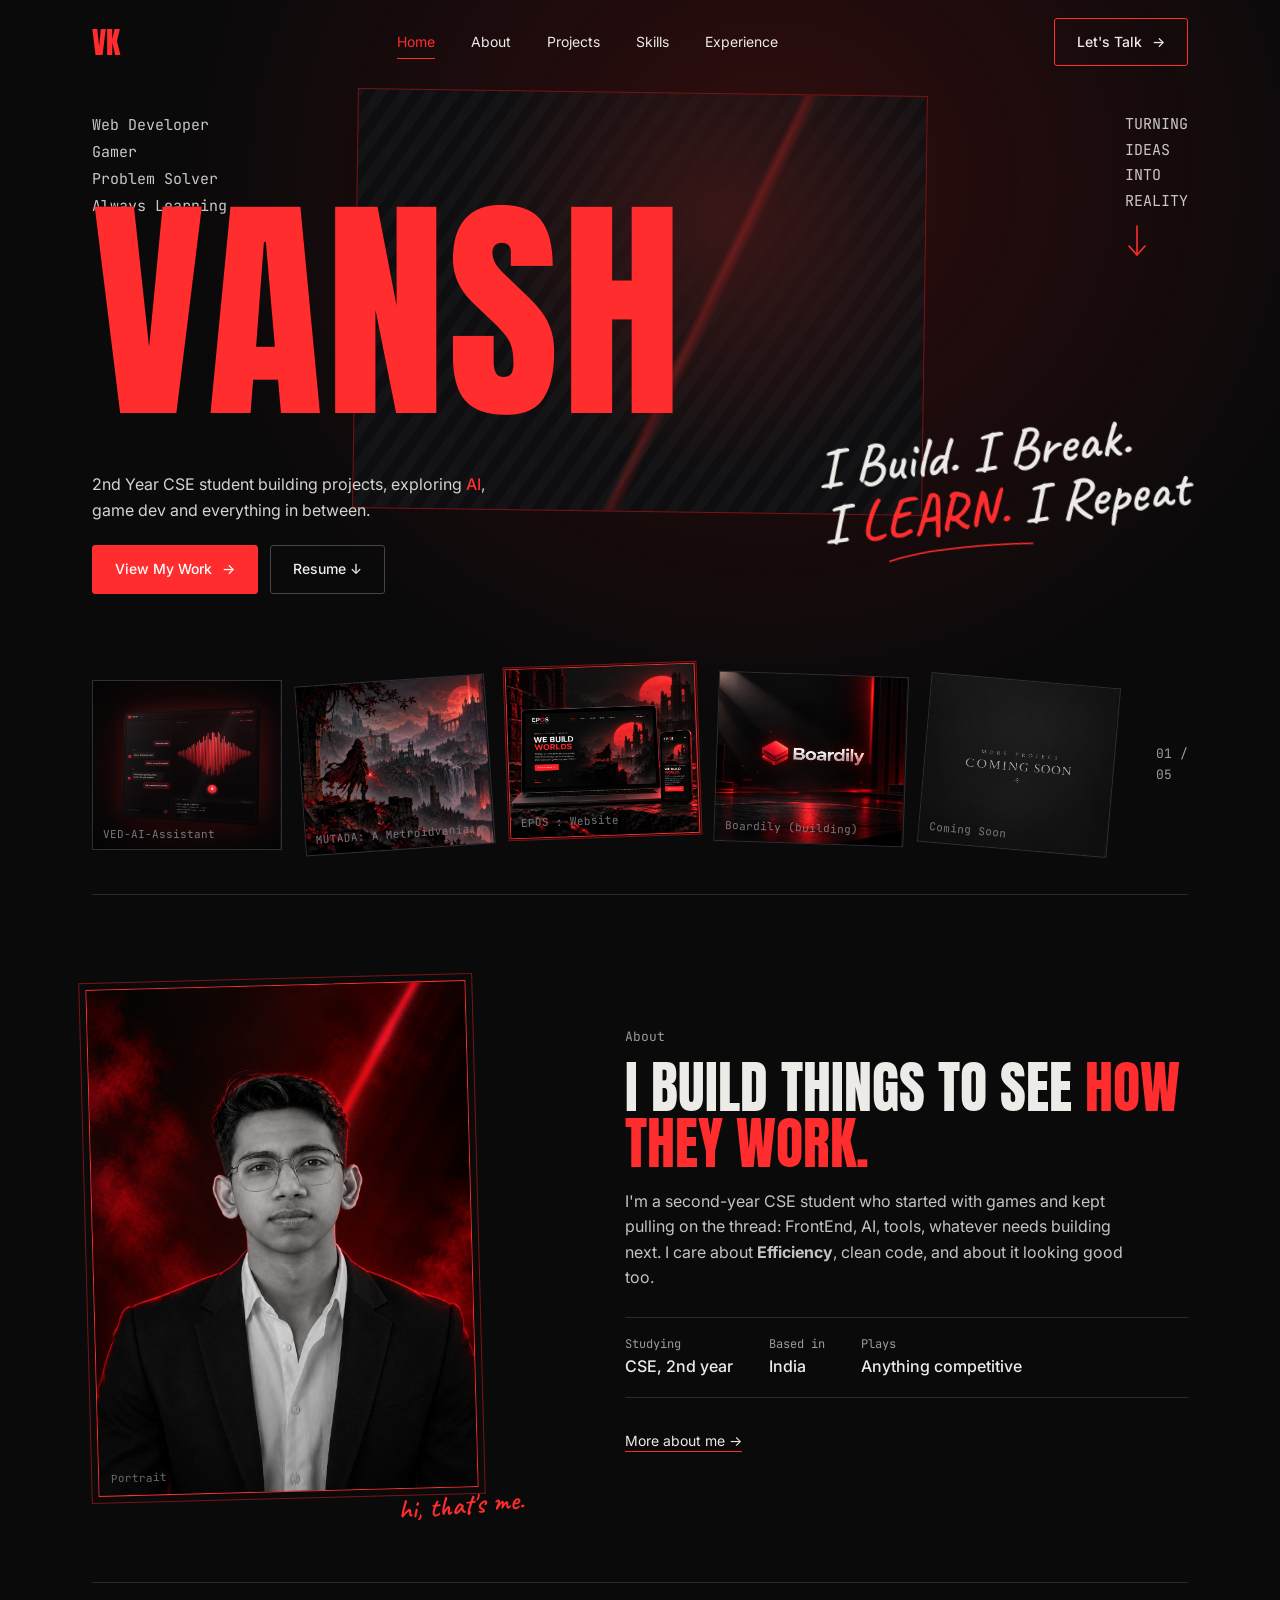
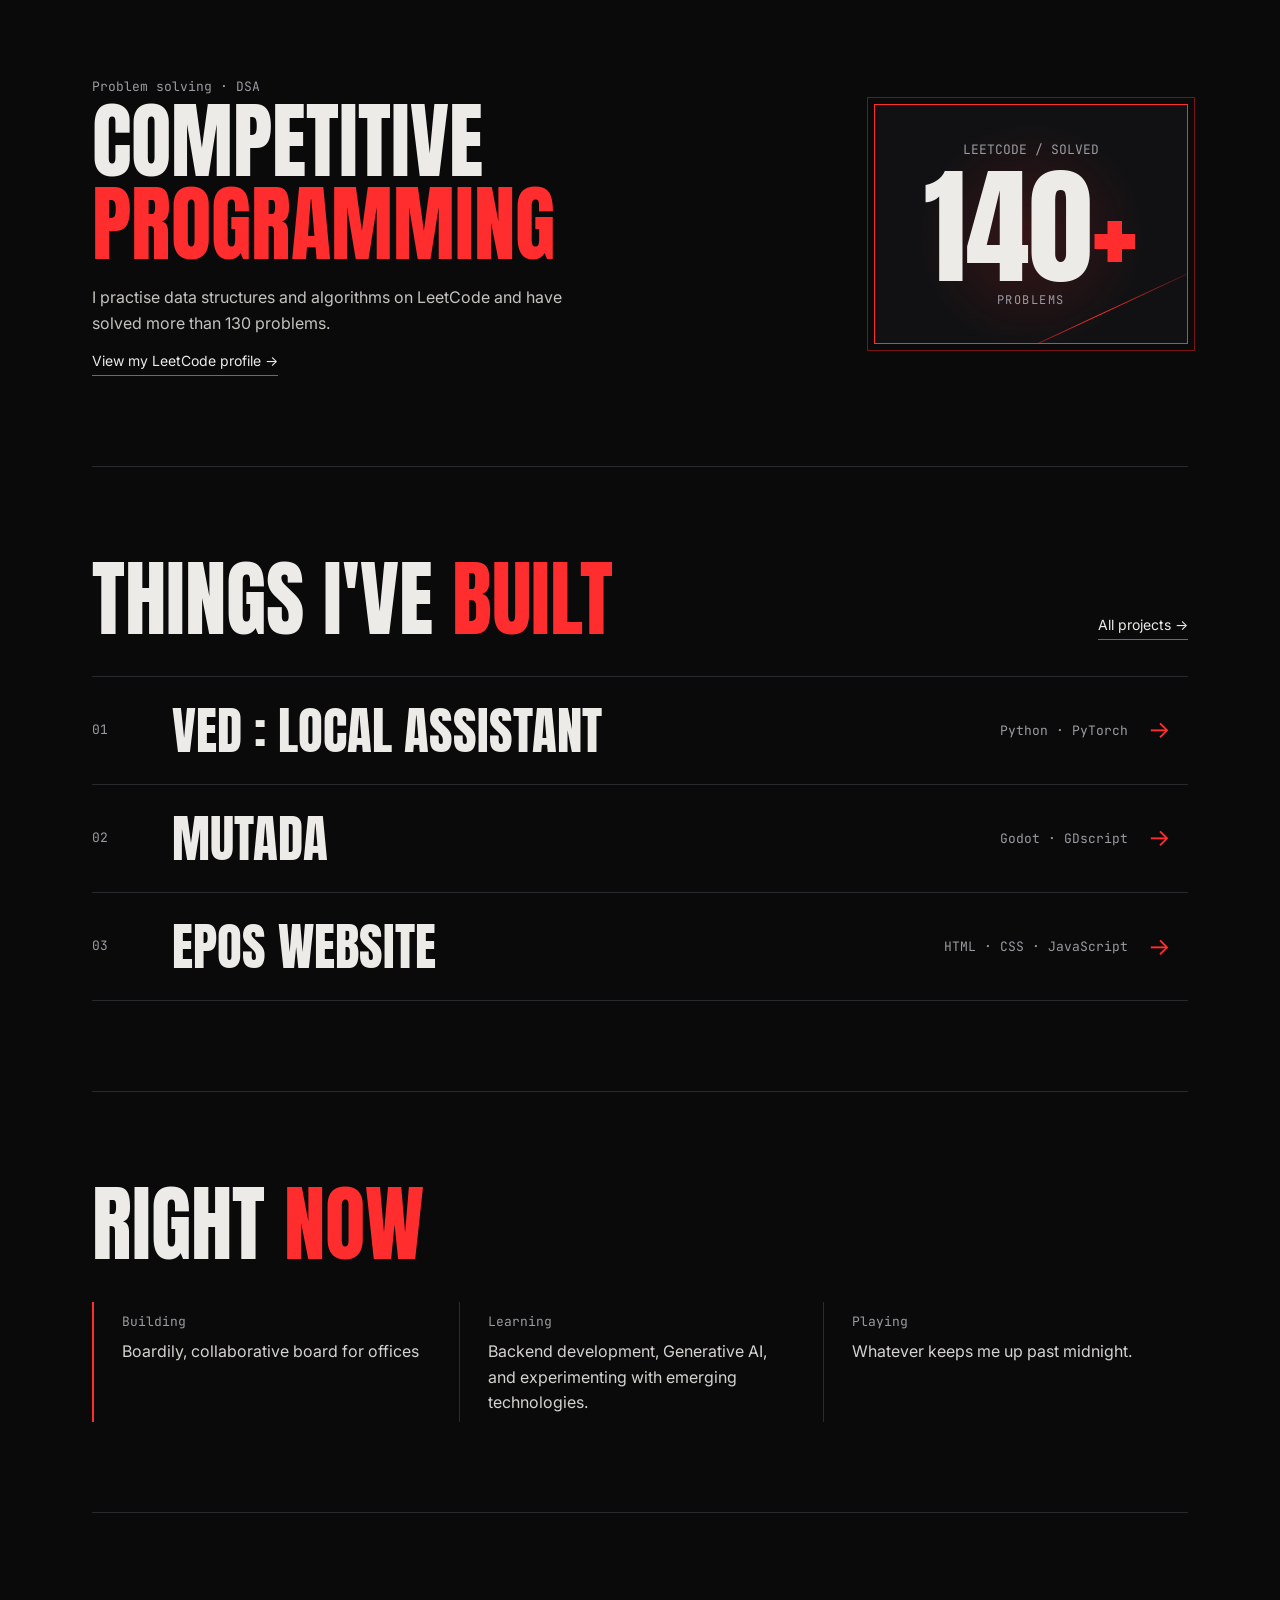
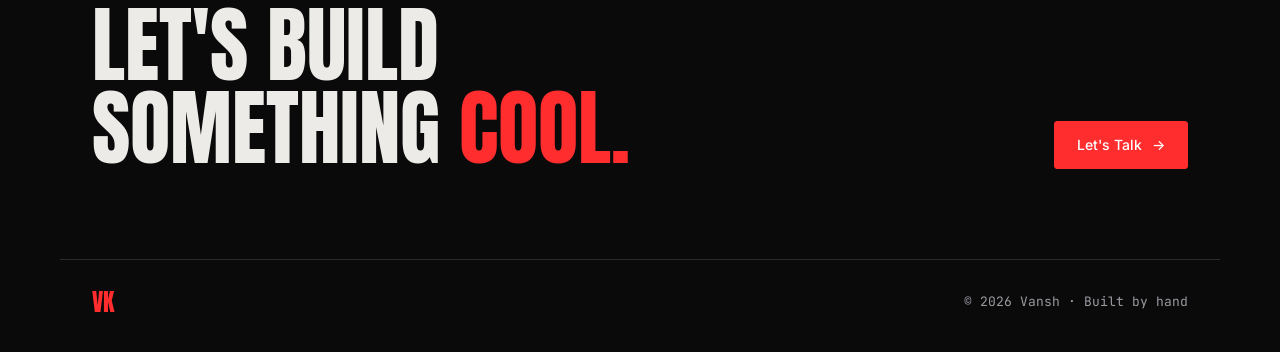
<file: vk-portfolio/index.html>
<!DOCTYPE html>
<html lang="en">

  <head>
    <meta charset="utf-8">
    <title>VK — Home</title>
    <meta name="viewport" content="width=device-width, initial-scale=1, viewport-fit=cover">
    <link rel="stylesheet" href="https://fonts.googleapis.com/css2?family=Anton&family=Caveat:wght@600&family=Inter:wght@400;500;600&family=JetBrains+Mono:wght@400&display=swap">
    <link rel="stylesheet" href="css/base.css">
    <link rel="stylesheet" href="css/index.css">
  </head>

  <body>
    <header>
      <div class="wrap">
        <a class="logo" href="index.html" aria-label="VK home">VK</a>
        <nav id="nav" aria-label="Main">
          <a href="index.html" class="on" aria-current="page">Home</a>
          <a href="about.html">About</a>
          <a href="projects.html">Projects</a>
          <a href="skills.html">Skills</a>
          <a href="experience.html">Experience</a>
          <span class="bar"></span>
        </nav>
        <a class="btn" href="contact.html">Let's Talk <span>→</span></a>
      </div>
    </header>

    <main class="wrap">
      <section class="hero">
        <ul class="roles">
          <li>Web Developer</li>
          <li>Gamer</li>
          <li>Problem Solver</li>
          <li>Always Learning</li>
        </ul>
        <div class="art" aria-hidden="true"></div>
        <div class="tag">TURNING<br>IDEAS<br>INTO<br>REALITY
          <svg class="draw" width="24" height="34" viewBox="0 0 24 34" fill="none" stroke="#ff2d2d" stroke-width="1.6" stroke-linecap="round">
            <path d="M12 2 V30" />
            <path d="M4 22 L12 31 L20 22" />
          </svg>
        </div>
        <h1 id="h1">VANSH</h1>
        <div class="quote">I Build. I Break.<br>I <b>LEARN.</b> I Repeat
          <svg class="draw" width="150" height="20" viewBox="0 0 200 20" fill="none" stroke="#ff2d2d" stroke-width="2" stroke-linecap="round">
            <path d="M4 14 C 50 4, 120 4, 196 10" />
          </svg>
        </div>
        <div class="intro">
          <p>2nd Year CSE student building projects, exploring <b>AI</b>, game dev and everything in between.</p>
          <div class="acts">
            <a class="btn solid" href="projects.html">View My Work <span>→</span></a>
            <a class="btn ghost" href="assets/resume/Vansh_Kumar_Chandel.pdf" download>Resume ↓</a>
          </div>
        </div>
      </section>

      <section class="strip" aria-label="Selected work">
        <div class="card" data-t="VED-AI-Assistant"><img src="assets/project/VED_TN.png" class="p1_thumbnail"></div>
        <div class="card" data-t="MUTADA: A Metroidvania"><img src="assets/project/MUTADA_TN1.png" class="p1_thumbnail"></div>
        <a class="card" href="https://eposstudio.netlify.app/" target="_blank" rel="noopener noreferrer" data-t="EPOS : Website"><img src="assets/project/EPOS_TN.png" class="p1_thumbnail" alt="EPOS website preview"></a>
        <div class="card" data-t="Boardily (building)"><img src="assets/project/BOARDILY_TN.png" class="p1_thumbnail"></div>
        <div class="card" data-t="Coming Soon"><img src="assets/project/CS_TN.png" class="p1_thumbnail"></div>
        <span class="mono count">01 / 05</span>
      </section>

      <section class="sec about">
        <div class="artwrap">
          <div class="pic" data-slot="Portrait"><img class="mypic" src="assets/mypic2.png" alt=""></div>
          <span class="hand">hi, that's me.</span>
        </div>
        <div>
          <span class="mono">About</span>
          <h2>I build things to see <span class="r">how they work.</span></h2>
          <p>I'm a second-year CSE student who started with games and kept pulling on the thread: FrontEnd, AI, tools, whatever needs building next. I care about <b>Efficiency</b>, clean code, and about it looking good too.</p>
          <dl class="facts">
            <div>
              <dt>Studying</dt>
              <dd>CSE, 2nd year</dd>
            </div>
            <div>
              <dt>Based in</dt>
              <dd>India</dd>
            </div>
            <div>
              <dt>Plays</dt>
              <dd>Anything competitive</dd>
            </div>
          </dl>
          <a class="link" href="about.html">More about me →</a>
        </div>
      </section>

      <section class="sec coding" aria-labelledby="coding-title">
        <div class="coding-copy">
          <span class="mono">Problem solving · DSA</span>
          <h2 class="big" id="coding-title">Competitive <span class="r">programming</span></h2>
          <p>I practise data structures and algorithms on LeetCode and have solved more than 130 problems.</p>
          <a class="link" href="https://leetcode.com/u/vanshchandel_12/" target="_blank" rel="noopener noreferrer">View my LeetCode profile →</a>
        </div>
        <div class="coding-stat" aria-label="More than 130 LeetCode problems solved">
          <span class="mono">LEETCODE / SOLVED</span>
          <strong>140<span>+</span></strong>
          <span class="coding-caption">problems</span>
          <span class="coding-rule" aria-hidden="true"></span>
        </div>
      </section>

      <section class="sec">
        <div class="head">
          <h2 class="big">Things I've <span class="r">built</span></h2>
          <a class="link" href="projects.html">All projects →</a>
        </div>
        <ol class="work">
          <li>
            <a href="https://github.com/NERDY-01/VED-AI-Assistant" target="_blank" rel="noopener noreferrer">
              <span class="mono">01</span>
              <b>VED : Local Assistant</b>
              <em>Python · PyTorch</em>
              <span class="go">→</span>
            </a>
          </li>
          <li>
            <a href="https://github.com/NERDY-01/mutada" target="_blank" rel="noopener noreferrer">
              <span class="mono">02</span>
              <b>Mutada</b>
              <em>Godot · GDscript</em>
              <span class="go">→</span>
            </a>
          </li>
          <li>
            <a href="https://eposstudio.netlify.app/" target="_blank" rel="noopener noreferrer">
              <span class="mono">03</span>
              <b>Epos Website</b>
              <em>HTML · CSS · JavaScript</em>
              <span class="go">→</span>
            </a>
          </li>
        </ol>
      </section>

      <section class="sec now">
        <h2 class="big">Right <span class="r">now</span></h2>
        <div class="nowrows">
          <div>
            <span class="mono">Building</span>
            <p>Boardily, collaborative board for offices</p>
          </div>
          <div>
            <span class="mono">Learning</span>
            <p>Backend development, Generative AI, and experimenting with emerging technologies.</p>
          </div>
          <div>
            <span class="mono">Playing</span>
            <p>Whatever keeps me up past midnight.</p>
          </div>
        </div>
      </section>

      <section class="sec cta">
        <h2 class="big">Let's build<br>something <span class="r">cool.</span></h2>
        <a class="btn solid" href="contact.html">Let's Talk <span>→</span></a>
      </section>
    </main>
    <footer class="wrap foot">
      <span class="logo">VK</span>
      <span class="mono">© 2026 Vansh · Built by hand</span>
    </footer>

    <script src="js/main.js" defer></script>
  </body>

</html>
</file>
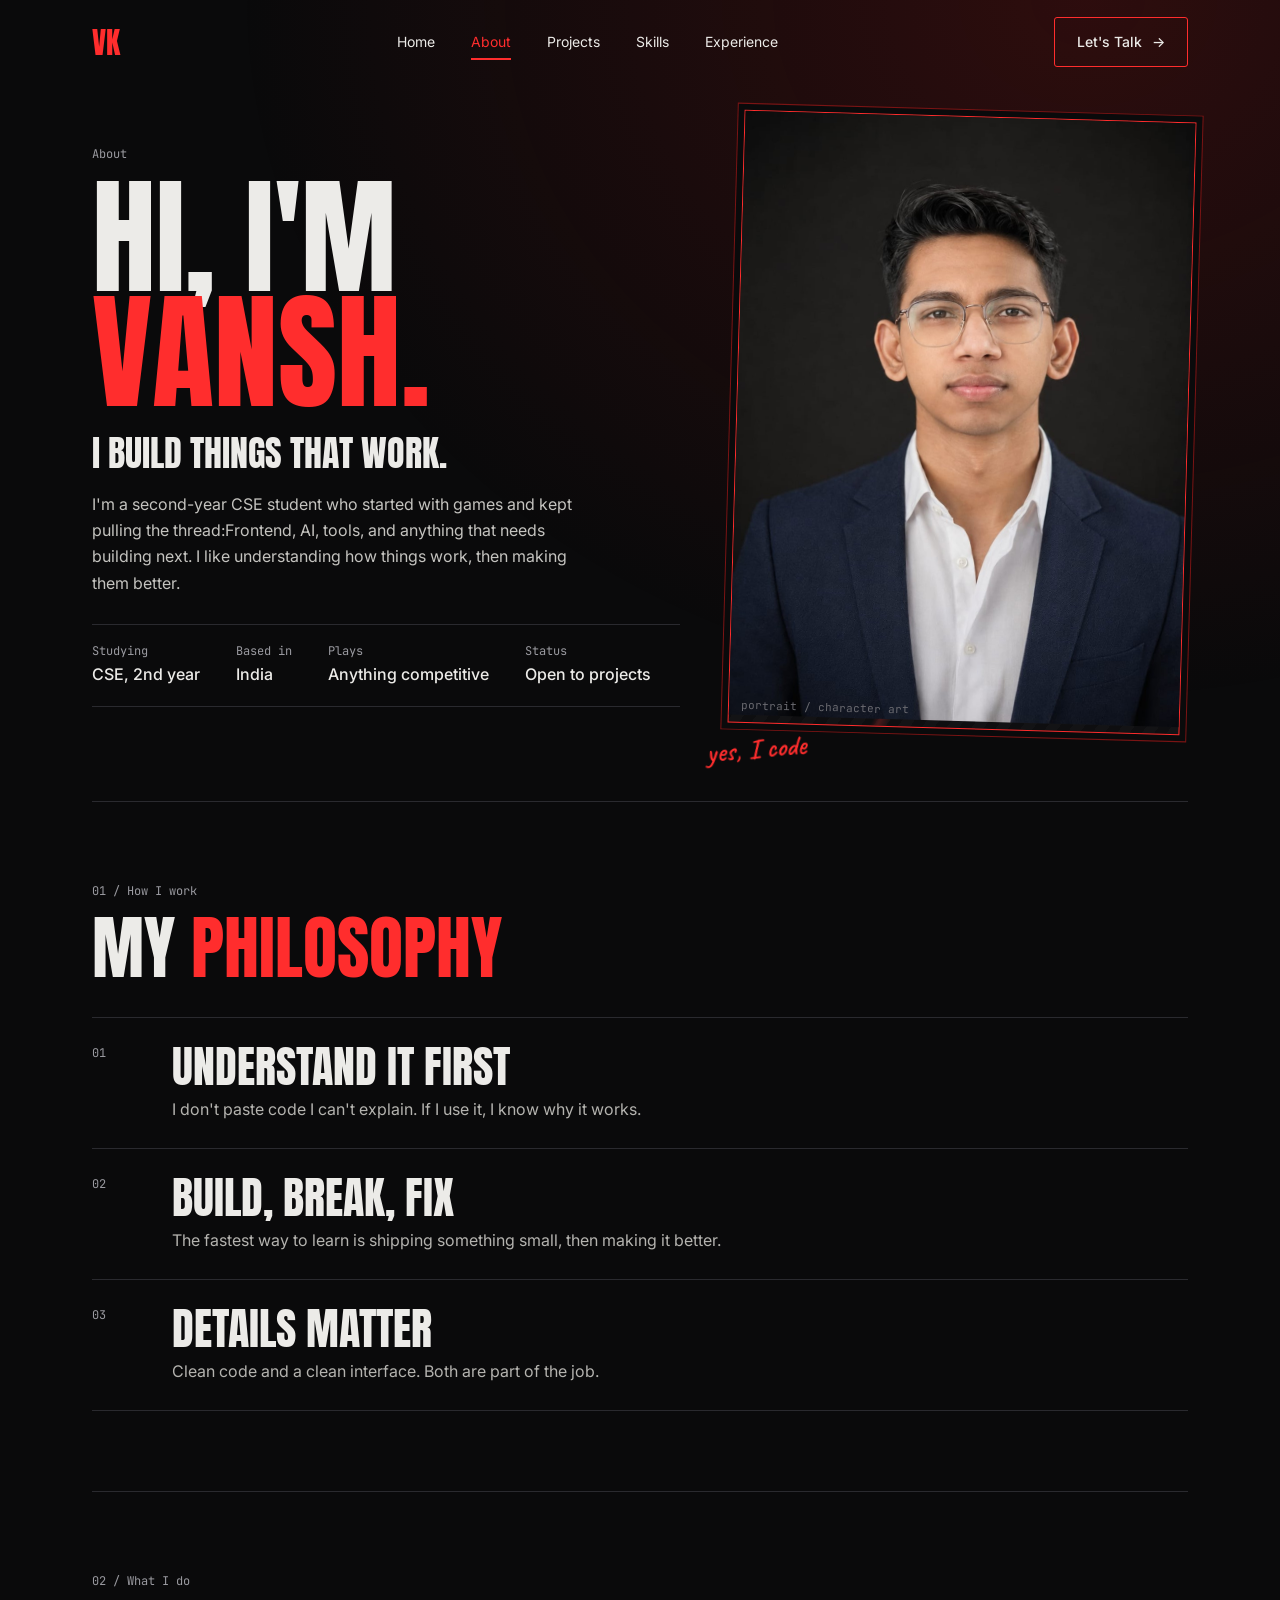
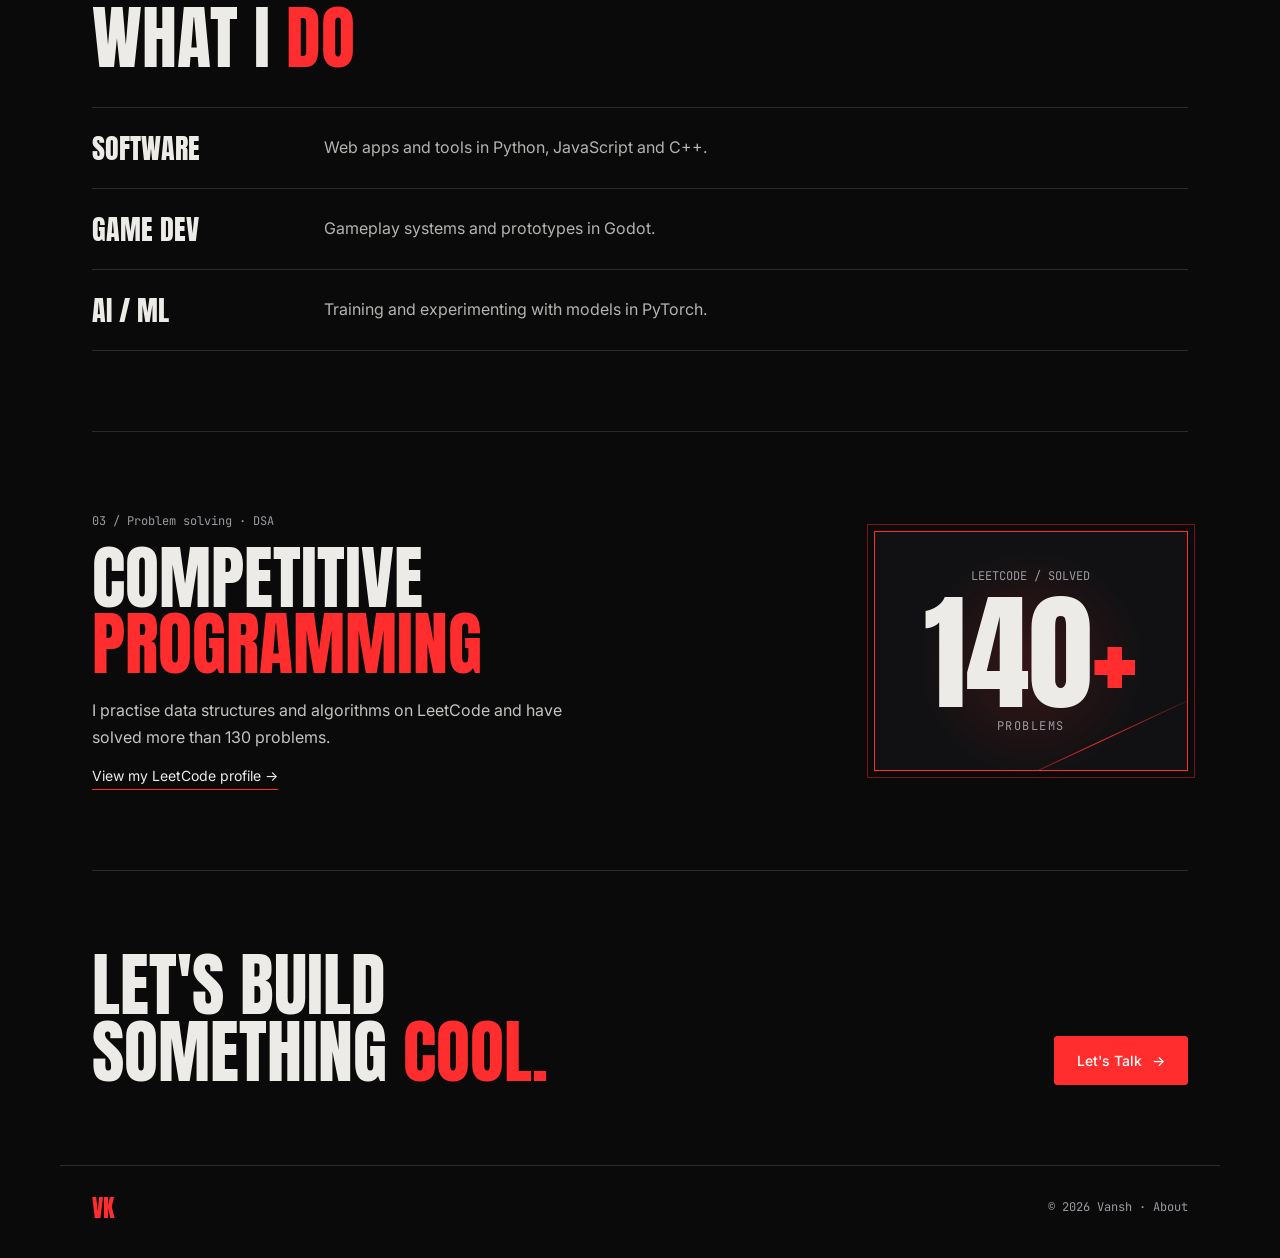
<file: vk-portfolio/about.html>
<!DOCTYPE html>
<html lang="en">

  <head>
    <meta charset="utf-8">
    <title>VK — About</title>
    <meta name="viewport" content="width=device-width, initial-scale=1, viewport-fit=cover">
    <link rel="stylesheet" href="https://fonts.googleapis.com/css2?family=Anton&family=Caveat:wght@600&family=Inter:wght@400;500;600&family=JetBrains+Mono:wght@400&display=swap">
    <link rel="stylesheet" href="css/base.css">
    <link rel="stylesheet" href="css/about.css">
  </head>

  <body>
    <header>
      <div class="wrap">
        <a class="logo" href="index.html" aria-label="VK home">VK</a>
        <nav id="nav" aria-label="Main">
          <a href="index.html">Home</a><a href="about.html" class="on" aria-current="page">About</a><a href="projects.html">Projects</a><a href="skills.html">Skills</a><a href="experience.html">Experience</a>
          <span class="bar"></span>
        </nav>
        <a class="btn" href="contact.html">Let's Talk <span>→</span></a>
      </div>
    </header>

    <main class="wrap">
      <section class="hero">
        <div>
          <span class="mono">About</span>
          <h1 id="h1">Hi, I'm <span class="r">Vansh.</span></h1>
          <p class="lead">I build things that work.</p>
          <p>I'm a second-year CSE student who started with games and kept pulling the thread:Frontend, AI, tools, and anything that needs building next. I like understanding how things work, then making them better.</p>
          <dl class="facts">
            <div>
              <dt>Studying</dt>
              <dd>CSE, 2nd year</dd>
            </div>
            <div>
              <dt>Based in</dt>
              <dd>India</dd>
            </div>
            <div>
              <dt>Plays</dt>
              <dd>Anything competitive</dd>
            </div>
            <div>
              <dt>Status</dt>
              <dd>Open to projects</dd>
            </div>
          </dl>
        </div>
        <div class="artwrap">
          <div class="pic">
            <img src="assets/mypic1.jpeg" class="mypic">
          </div><span class="hand">yes, I code </span>
        </div>
      </section>

      <section class="sec">
        <span class="mono">01 / How I work</span>
        <h2>My <span class="r">philosophy</span></h2>
        <ol class="phil">
          <li><span class="mono">01</span>
            <div><b>Understand it first</b>
              <p>I don't paste code I can't explain. If I use it, I know why it works.</p>
            </div>
          </li>
          <li><span class="mono">02</span>
            <div><b>Build, break, fix</b>
              <p>The fastest way to learn is shipping something small, then making it better.</p>
            </div>
          </li>
          <li><span class="mono">03</span>
            <div><b>Details matter</b>
              <p>Clean code and a clean interface. Both are part of the job.</p>
            </div>
          </li>
        </ol>
      </section>

      <section class="sec">
        <span class="mono">02 / What I do</span>
        <h2>What I <span class="r">do</span></h2>
        <div class="do">
          <h3>Software</h3>
          <p>Web apps and tools in Python, JavaScript and C++.</p>
        </div>
        <div class="do">
          <h3>Game dev</h3>
          <p>Gameplay systems and prototypes in Godot.</p>
        </div>
        <div class="do">
          <h3>AI / ML</h3>
          <p>Training and experimenting with models in PyTorch.</p>
        </div>
      </section>

      <section class="sec coding" aria-labelledby="coding-title">
        <div class="coding-copy">
          <span class="mono">03 / Problem solving · DSA</span>
          <h2 id="coding-title">Competitive <span class="r">programming</span></h2>
          <p>I practise data structures and algorithms on LeetCode and have solved more than 130 problems.</p>
          <a class="coding-link" href="https://leetcode.com/u/vanshchandel_12/" target="_blank" rel="noopener noreferrer">View my LeetCode profile →</a>
        </div>
        <div class="coding-stat" aria-label="More than 130 LeetCode problems solved">
          <span class="mono">LEETCODE / SOLVED</span>
          <strong>140<span>+</span></strong>
          <span class="coding-caption">problems</span>
          <span class="coding-rule" aria-hidden="true"></span>
        </div>
      </section>

      <!-- <section class="sec">
        <span class="mono">03 / Timeline</span>
        <h2>My <span class="r">journey</span></h2>
        <ol class="tl">
          <li><span class="yr">2022</span>
            <h3>First line of code</h3>
            <p>Started with small scripts and game mods. Got hooked.</p>
          </li>
          <li><span class="yr">2025</span>
            <h3>Started CSE</h3>
            <p>Began my degree and my first real projects.</p>
          </li>
          <li><span class="yr">2025</span>
            <h3>Website,Games and AI</h3>
            <p>Built my first site and learning</p>
          </li>
          <li class="now"><span class="yr">2026 / now</span>
            <h3>Building more</h3>
            <p>Bigger projects, more learning, always shipping.<span class="hand">← you are here</span></p>
          </li>
        </ol>
      </section> -->

      <section class="sec cta" id="contact">
        <h2>Let's build<br>something <span class="r">cool.</span></h2>
        <a class="btn solid" href="contact.html">Let's Talk <span>→</span></a>
      </section>
    </main>
    <footer class="wrap foot"><span class="logo">VK</span><span class="mono">© 2026 Vansh · About</span></footer>

    <script src="js/main.js" defer></script>
  </body>

</html>
</file>
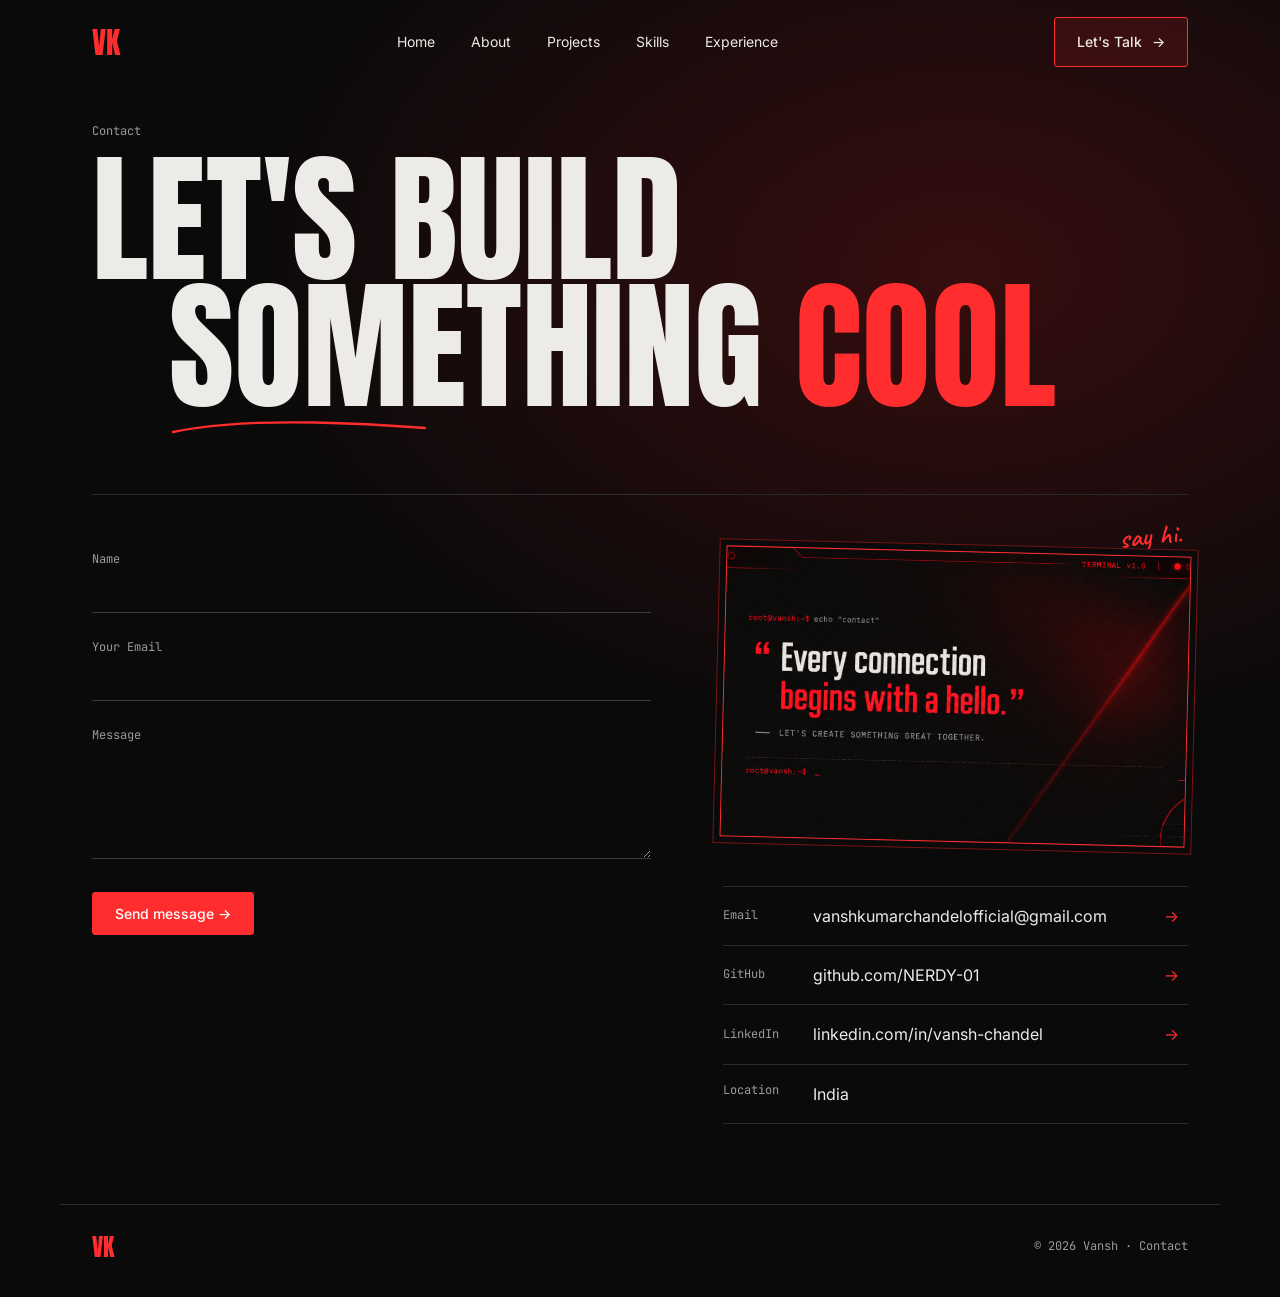
<file: vk-portfolio/contact.html>
<!DOCTYPE html>
<html lang="en">

  <head>
    <meta charset="utf-8">
    <title>VK — Contact</title>
    <meta name="viewport" content="width=device-width, initial-scale=1, viewport-fit=cover">
    <link rel="stylesheet" href="https://fonts.googleapis.com/css2?family=Anton&family=Caveat:wght@600&family=Inter:wght@400;500;600&family=JetBrains+Mono:wght@400&display=swap">
    <link rel="stylesheet" href="css/base.css">
    <link rel="stylesheet" href="css/contact.css">
  </head>

  <body>
    <header>
      <div class="wrap">
        <a class="logo" href="index.html" aria-label="VK home">VK</a>
        <nav id="nav" aria-label="Main">
          <a href="index.html">Home</a><a href="about.html">About</a><a href="projects.html">Projects</a><a href="skills.html">Skills</a><a href="experience.html">Experience</a>
          <span class="bar"></span>
        </nav>
        <a class="btn on" href="#" aria-current="page">Let's Talk <span>→</span></a>
      </div>
    </header>

    <main class="wrap">
      <section class="hero">
        <span class="mono">Contact</span>
        <h1 id="h1">Let's build <span class="l2">something <span class="r">cool</span></span></h1>
        <svg class="draw under" width="260" height="22" viewBox="0 0 260 22" fill="none" stroke="#ff2d2d" stroke-width="2.4" stroke-linecap="round">
          <path d="M4 16 C 60 4, 150 4, 256 12" />
        </svg>
      </section>

      <section class="grid">
        <form id="f" action="https://api.web3forms.com/submit" method="POST">
          <input type="hidden" name="access_key" value="87415684-c80d-446d-9981-2bbe89e78e94">
          <label class="field"><span>Name</span><input id="n" name="name" autocomplete="name" required></label>
          <label class="field"><span>Your Email</span><input id="e" name="email" type="email" autocomplete="email" required></label>
          <label class="field"><span>Message</span><textarea id="m" name="message" required></textarea></label>
          <div class="row"><input class="btn solid" type="submit" value="Send message →"><span class="status" id="s" role="status"></span></div>
        </form>

        <aside class="side">
          <span class="hand">say hi.</span>
          <div class="art"><img src="assets/project/contactframe.png" class="pageframe"></div>
          <ul class="links">
            <li><a href="mailto:vanshkumarchandelofficial@gmail.com"><span class="mono">Email</span><span>vanshkumarchandelofficial@gmail.com</span><span class="go">→</span></a></li>
            <li><a href="https://github.com/NERDY-01" target="_blank" rel="noopener noreferrer"><span class="mono">GitHub</span><span>github.com/NERDY-01</span><span class="go">→</span></a></li>
            <li><a href="https://www.linkedin.com/in/vansh-chandel-b54352283/" target="_blank" rel="noopener noreferrer"><span class="mono">LinkedIn</span><span>linkedin.com/in/vansh-chandel</span><span class="go">→</span></a></li>
            <li>
              <div class="plain"><span class="mono">Location</span><span>India</span></div>
            </li>
          </ul>
        </aside>
      </section>
    </main>
    <footer class="wrap foot"><span class="logo">VK</span><span class="mono">© 2026 Vansh · Contact</span></footer>

    <dialog class="success-dialog" id="success-dialog" aria-labelledby="success-title" aria-describedby="success-message">
      <div class="success-card">
        <span class="mono">Message received</span>
        <h2 id="success-title">Thanks <span class="r">for reaching out.</span></h2>
        <p id="success-message">Your message has been sent successfully. I’ll be in touch soon.</p>
        <button class="btn solid" id="success-close" type="button">Got it <span>→</span></button>
      </div>
    </dialog>

    <script src="js/main.js" defer></script>
  </body>

</html>
</file>
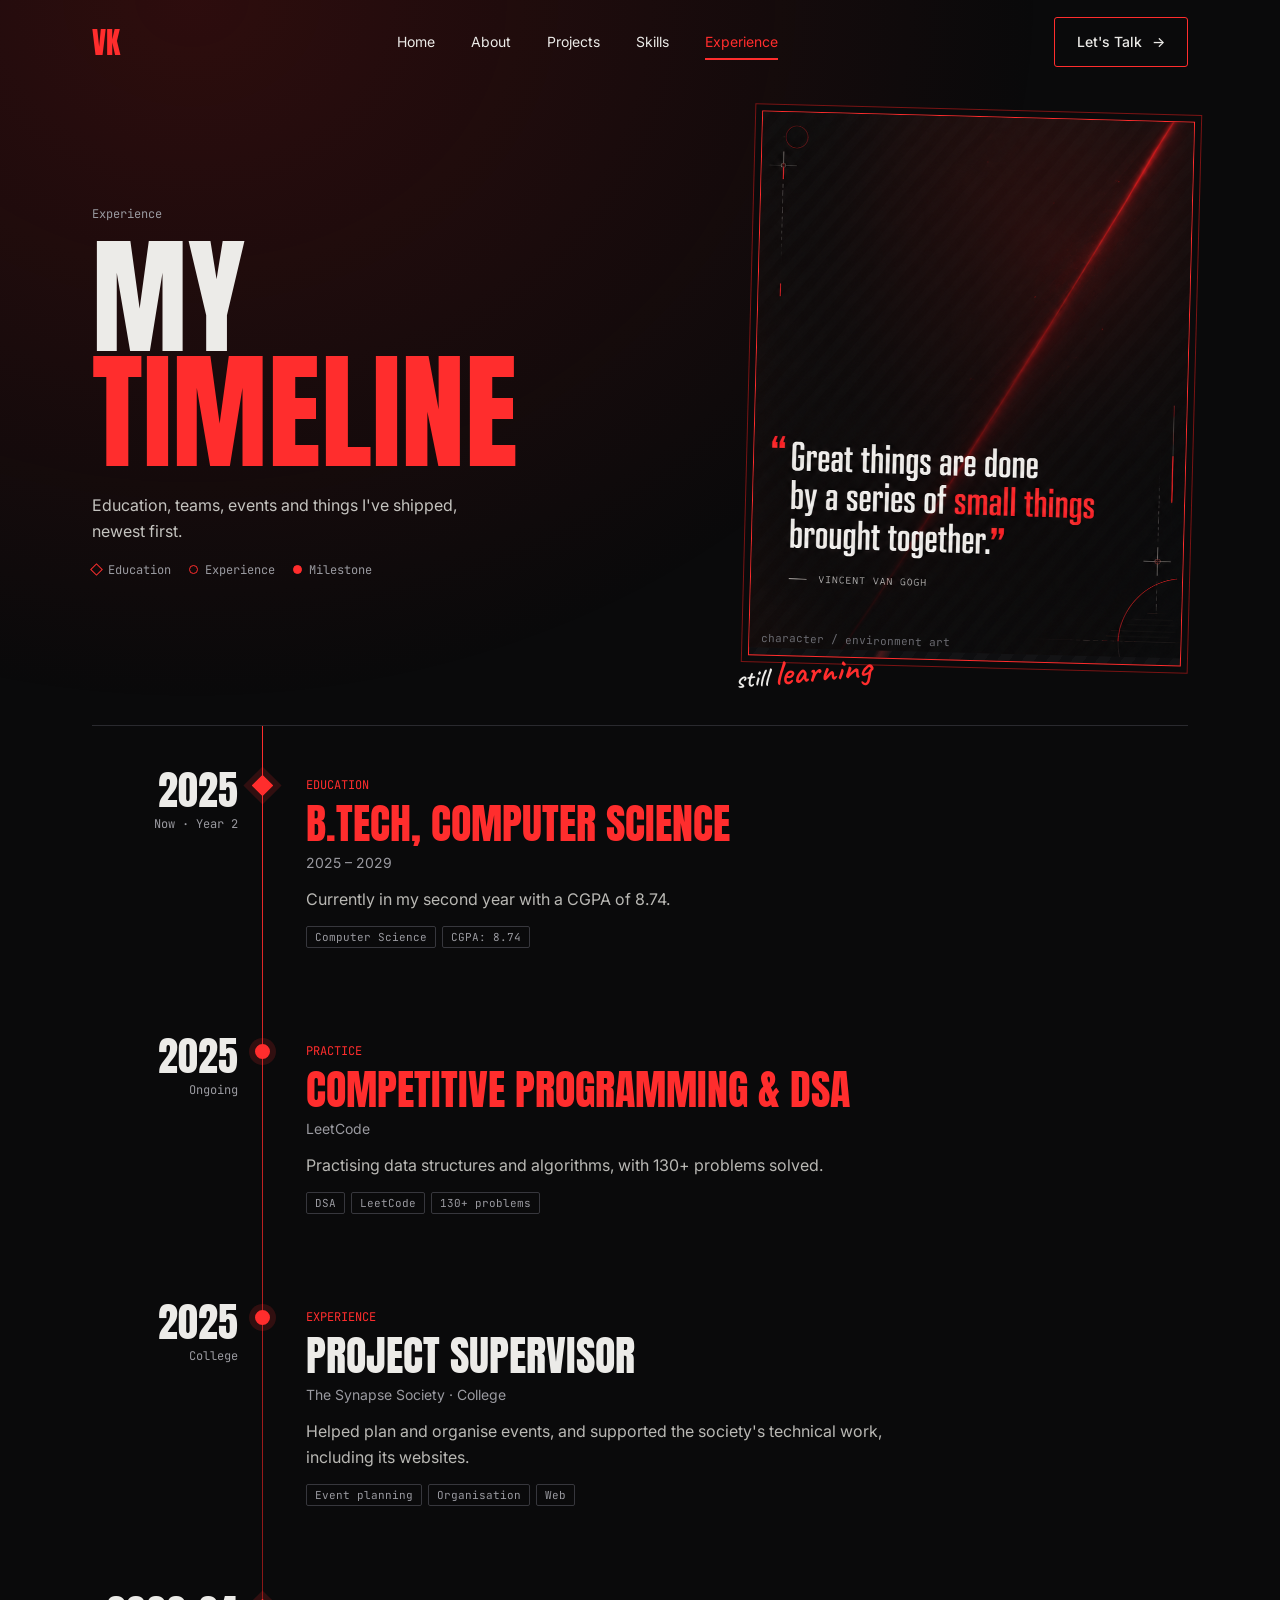
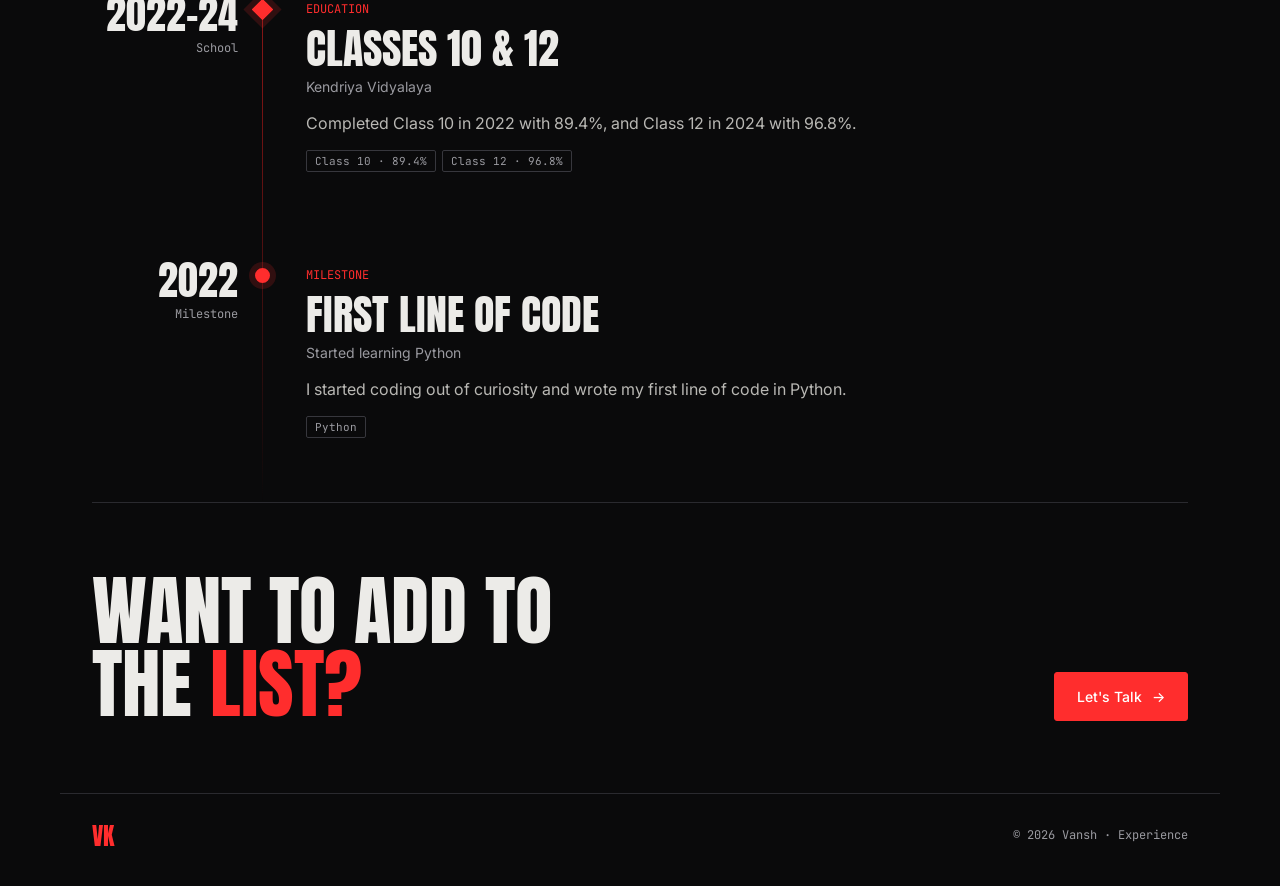
<file: vk-portfolio/experience.html>
<!DOCTYPE html>
<html lang="en">

  <head>
    <meta charset="utf-8">
    <title>VK — Experience</title>
    <meta name="viewport" content="width=device-width, initial-scale=1, viewport-fit=cover">
    <link rel="stylesheet" href="https://fonts.googleapis.com/css2?family=Anton&family=Caveat:wght@600&family=Inter:wght@400;500;600&family=JetBrains+Mono:wght@400&display=swap">
    <link rel="stylesheet" href="css/base.css">
    <link rel="stylesheet" href="css/experience.css">
  </head>

  <body>
    <header>
      <div class="wrap">
        <a class="logo" href="index.html" aria-label="VK home">VK</a>
        <nav id="nav" aria-label="Main">
          <a href="index.html">Home</a><a href="about.html">About</a><a href="projects.html">Projects</a><a href="skills.html">Skills</a><a href="experience.html" class="on" aria-current="page">Experience</a>
          <span class="bar"></span>
        </nav>
        <a class="btn" href="contact.html">Let's Talk <span>→</span></a>
      </div>
    </header>

    <main class="wrap">
      <section class="hero">
        <div><span class="mono">Experience</span>
          <h1 id="h1">My <span class="r">timeline</span></h1>
          <p>Education, teams, events and things I've shipped, newest first.</p>
          <div class="key"><span><i class="q"></i>Education</span><span><i></i>Experience</span><span><i class="f"></i>Milestone</span></div>
        </div>
        <div class="artwrap">
          <div class="art" data-slot="character / environment art">
            <img src="assets/project/Quote1.png" class="pageframe">
          </div><span class="hand">still <span style="color:#ff2d2d; font-size: 35px;">learning</span></span>
        </div>
        
      </section>

      <ol class="tl">
        <li class="edu now">
          <div class="yr">2025<small>Now · Year 2</small></div>
          <div><span class="type">EDUCATION</span>
            <h3>B.Tech, Computer Science</h3>
            <p class="org">2025 – 2029</p>
            <p class="d">Currently in my second year with a CGPA of 8.74.</p>
            <div class="tags"><i>Computer Science</i><i>CGPA: 8.74</i></div>
          </div>
        </li>

        <li class="now">
          <div class="yr">2025<small>Ongoing</small></div>
          <div><span class="type">PRACTICE</span>
            <h3>Competitive programming &amp; DSA</h3>
            <p class="org">LeetCode</p>
            <p class="d">Practising data structures and algorithms, with 130+ problems solved.</p>
            <div class="tags"><i>DSA</i><i>LeetCode</i><i>130+ problems</i></div>
          </div>
        </li>

        <li>
          <div class="yr">2025<small>College</small></div>
          <div><span class="type">EXPERIENCE</span>
            <h3>Project Supervisor</h3>
            <p class="org">The Synapse Society · College</p>
            <p class="d">Helped plan and organise events, and supported the society's technical work, including its websites.</p>
            <div class="tags"><i>Event planning</i><i>Organisation</i><i>Web</i></div>
          </div>
        </li>

        <li class="edu">
          <div class="yr">2022–24<small>School</small></div>
          <div><span class="type">EDUCATION</span>
            <h3>Classes 10 &amp; 12</h3>
            <p class="org">Kendriya Vidyalaya</p>
            <p class="d">Completed Class 10 in 2022 with 89.4%, and Class 12 in 2024 with 96.8%.</p>
            <div class="tags"><i>Class 10 · 89.4%</i><i>Class 12 · 96.8%</i></div>
          </div>
        </li>

        <li>
          <div class="yr">2022<small>Milestone</small></div>
          <div><span class="type">MILESTONE</span>
            <h3>First line of code</h3>
            <p class="org">Started learning Python</p>
            <p class="d">I started coding out of curiosity and wrote my first line of code in Python.</p>
            <div class="tags"><i>Python</i></div>
          </div>
        </li>
      </ol>

      <section class="cta" id="contact">
        <h2>Want to add to<br>the <span class="r">list?</span></h2>
        <a class="btn solid" href="contact.html">Let's Talk <span>→</span></a>
      </section>
    </main>
    <footer class="wrap foot"><span class="logo">VK</span><span class="mono">© 2026 Vansh · Experience</span></footer>

    <script src="js/main.js" defer></script>
  </body>

</html>
</file>
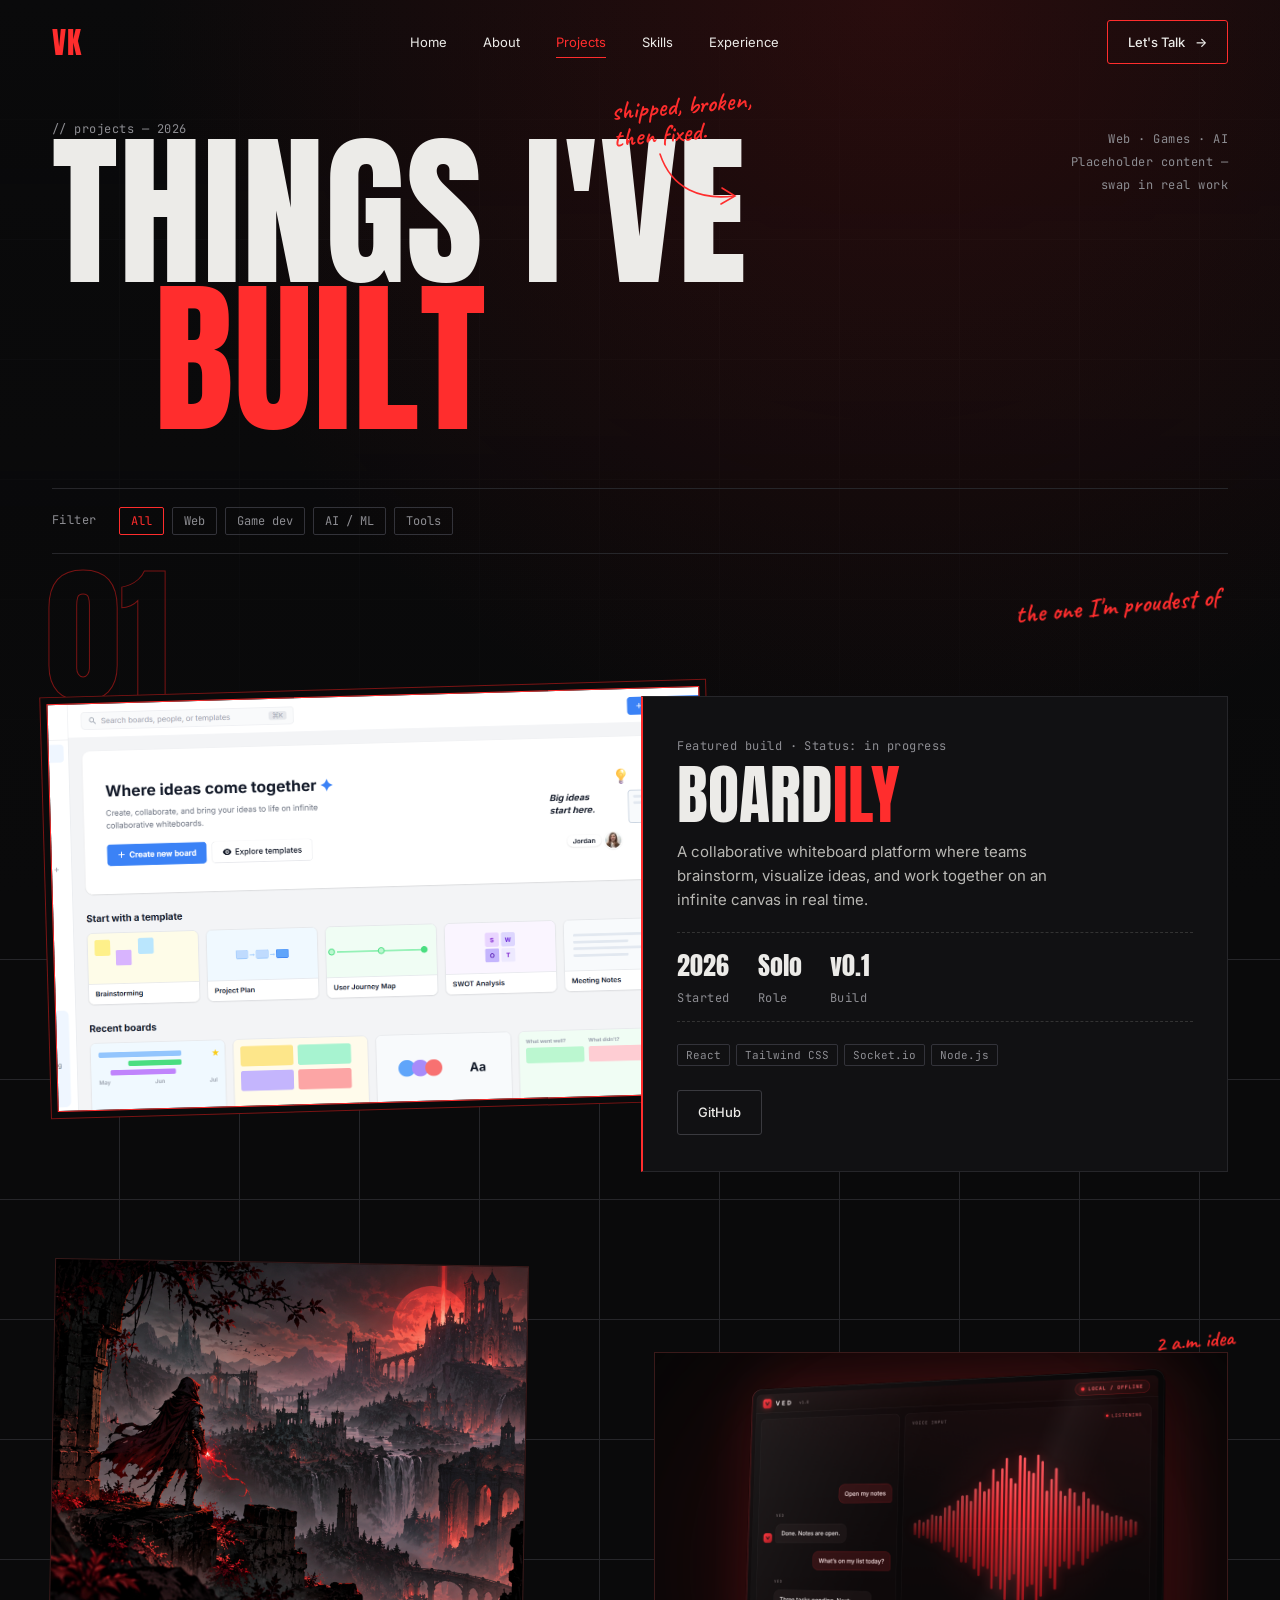
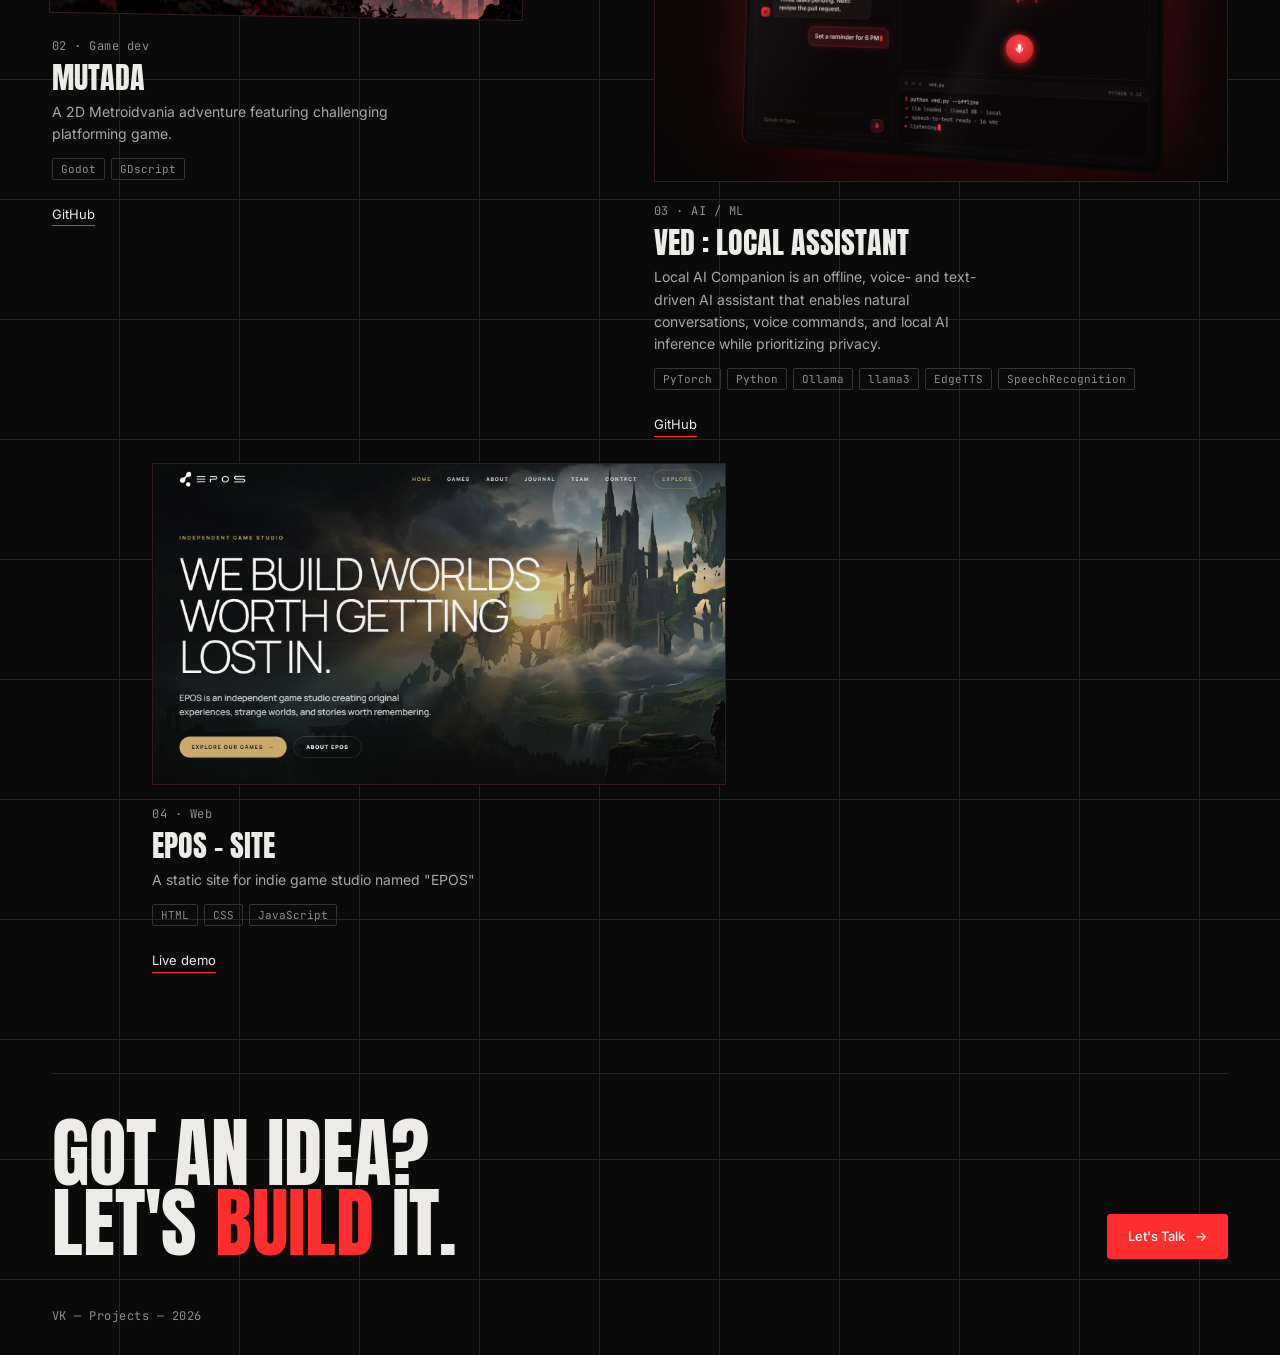
<file: vk-portfolio/projects.html>
<!DOCTYPE html>
<html lang="en">

  <head>
    <meta charset="utf-8">
    <title>VK — Projects</title>
    <meta name="viewport" content="width=device-width, initial-scale=1, viewport-fit=cover">
    <link rel="stylesheet" href="https://fonts.googleapis.com/css2?family=Anton&family=Caveat:wght@600&family=Inter:wght@400;500;600&family=JetBrains+Mono:wght@400&display=swap">
    <link rel="stylesheet" href="css/base.css">
    <link rel="stylesheet" href="css/projects.css">
  </head>

  <body>
    <header>
      <div class="wrap">
        <a class="logo" href="index.html" aria-label="VK home">VK</a>
        <nav id="nav" aria-label="Main">
          <a href="index.html">Home</a><a href="about.html">About</a><a href="projects.html" class="on" aria-current="page">Projects</a><a href="skills.html">Skills</a><a href="experience.html">Experience</a>
          <span class="bar"></span>
        </nav>
        <a class="btn" href="contact.html">Let's Talk <span>→</span></a>
      </div>
    </header>

    <main class="wrap">
      <section class="hero">
        <div class="mono">// projects — 2026</div>
        <h1 id="h1"><span class="ln">Things I've</span><span class="l2 r">built</span></h1>
        <div class="note"><span class="hand">shipped, broken,<br>then fixed.</span>
          <svg class="draw" width="90" height="60" viewBox="0 0 90 60" fill="none" stroke="#ff2d2d" stroke-width="1.6" stroke-linecap="round">
            <path d="M8 4 C 20 40, 50 50, 82 46" />
            <path d="M70 38 L83 46 L69 54" />
          </svg>
        </div>
        <div class="side"><span class="mono">Web · Games · AI</span><span class="mono">Placeholder content —</span><span class="mono">swap in real work</span></div>
      </section>

      <div class="filters" role="group" aria-label="Filter projects">
        <span class="mono">Filter</span>
        <button class="tag on" data-f="all">All</button>
        <button class="tag" data-f="web">Web</button>
        <button class="tag" data-f="game">Game dev</button>
        <button class="tag" data-f="ai">AI / ML</button>
        <button class="tag" data-f="tool">Tools</button>
      </div>

      <article class="feat">
        <span class="num" aria-hidden="true">01</span>
        <div class="art" data-slot="featured screenshot / key art"><img src="assets/project/Boardilyss.png" class="projectss"></div>
        <div class="body">
          <span class="mono">Featured build · Status: in progress</span>
          <h2>Board<span class="r">ily</span></h2>
          <p>A collaborative whiteboard platform where teams brainstorm, visualize ideas, and work together on an infinite canvas in real time.</p>
          <div class="stat">
            <div><b>2026</b><span class="mono">Started</span></div>
            <div><b>Solo</b><span class="mono">Role</span></div>
            <div><b>v0.1</b><span class="mono">Build</span></div>
          </div>
          <div class="tags"><i>React</i><i>Tailwind CSS</i><i>Socket.io</i><i>Node.js</i></div>
          <!-- <div class="acts"><a class="btn solid" href="#">Live demo <span>→</span></a>-->
          <a class="btn ghost" href="https://github.com/NERDY-01/Boardily" target="_blank" rel="noopener noreferrer">GitHub</a></div> 
        </div>
        <span class="hand">the one I'm proudest of</span>
      </article>

      <section class="sub" id="grid">
        <article class="p p1" data-c="game">
          <div class="art" data-slot="Working on it">
            <img src="assets/project/MUTADA_TN.png" class="projectss">
          </div><span class="mono">02 · Game dev</span>
          <h3>MUTADA</h3>
          <p>A 2D Metroidvania adventure featuring challenging platforming game.</p>
          <div class="tags"><i>Godot</i><i>GDscript</i></div>
          <div class="links"><a href="https://github.com/NERDY-01/mutada" target="_blank" rel="noopener noreferrer">GitHub</a>
            <!-- <a href="#">Play</a> -->
          </div>
        </article>
        <article class="p p2" data-c="ai"><span class="hand">2 a.m. idea</span>
          <div class="art" data-slot="model output / UI">
            <img src="assets/project/VED_TN.png" class="projectss">
          </div><span class="mono">03 · AI / ML</span>
          <h3>VED : Local Assistant</h3>
          <p>Local AI Companion is an offline, voice- and text-driven AI assistant that enables natural conversations, voice commands, and local AI inference while prioritizing privacy.</p>
          <div class="tags"><i>PyTorch</i><i>Python</i><i>Ollama</i><i>llama3</i><i>EdgeTTS</i><i>SpeechRecognition</i></div>
          <div class="links"><a href="https://github.com/NERDY-01/VED-AI-Assistant" target="_blank" rel="noopener noreferrer">GitHub</a></div>
        </article>
        <article class="p p3" data-c="web">
          <div class="art" data-slot="site screenshot">
            <img src="assets/project/eposss.png" class="projectss">
          </div><span class="mono">04 · Web</span>
          <h3>Epos - Site</h3>
          <p>A static site for indie game studio named "EPOS"</p>
          <div class="tags"><i>HTML</i><i>CSS</i><i>JavaScript</i></div>
          <div class="links"><a href="https://eposstudio.netlify.app/" target="_blank" rel="noopener noreferrer">Live demo</a></div>
        </article>
        <!-- <article class="p p4" data-c="tool">
          <div class="art" data-slot="cli / tool shot"></div><span class="mono">05 · Tools</span>
          <h3>Dev tool</h3>
          <p>A small utility built to scratch a personal itch.</p>
          <div class="tags"><i>Rust</i></div>
          <div class="links"><a href="#">GitHub</a></div>
        </article> -->
      </section>

      <section class="end" id="contact">
        <h2>Got an idea?<br>Let's <span class="r">build</span> it.</h2>
        <a class="btn solid" href="contact.html">Let's Talk <span>→</span></a>
      </section>
    </main>
    <footer>
      <div class="wrap"><span class="mono">VK — Projects — 2026</span></div>
    </footer>

    <script src="js/main.js" defer></script>
  </body>

</html>
</file>
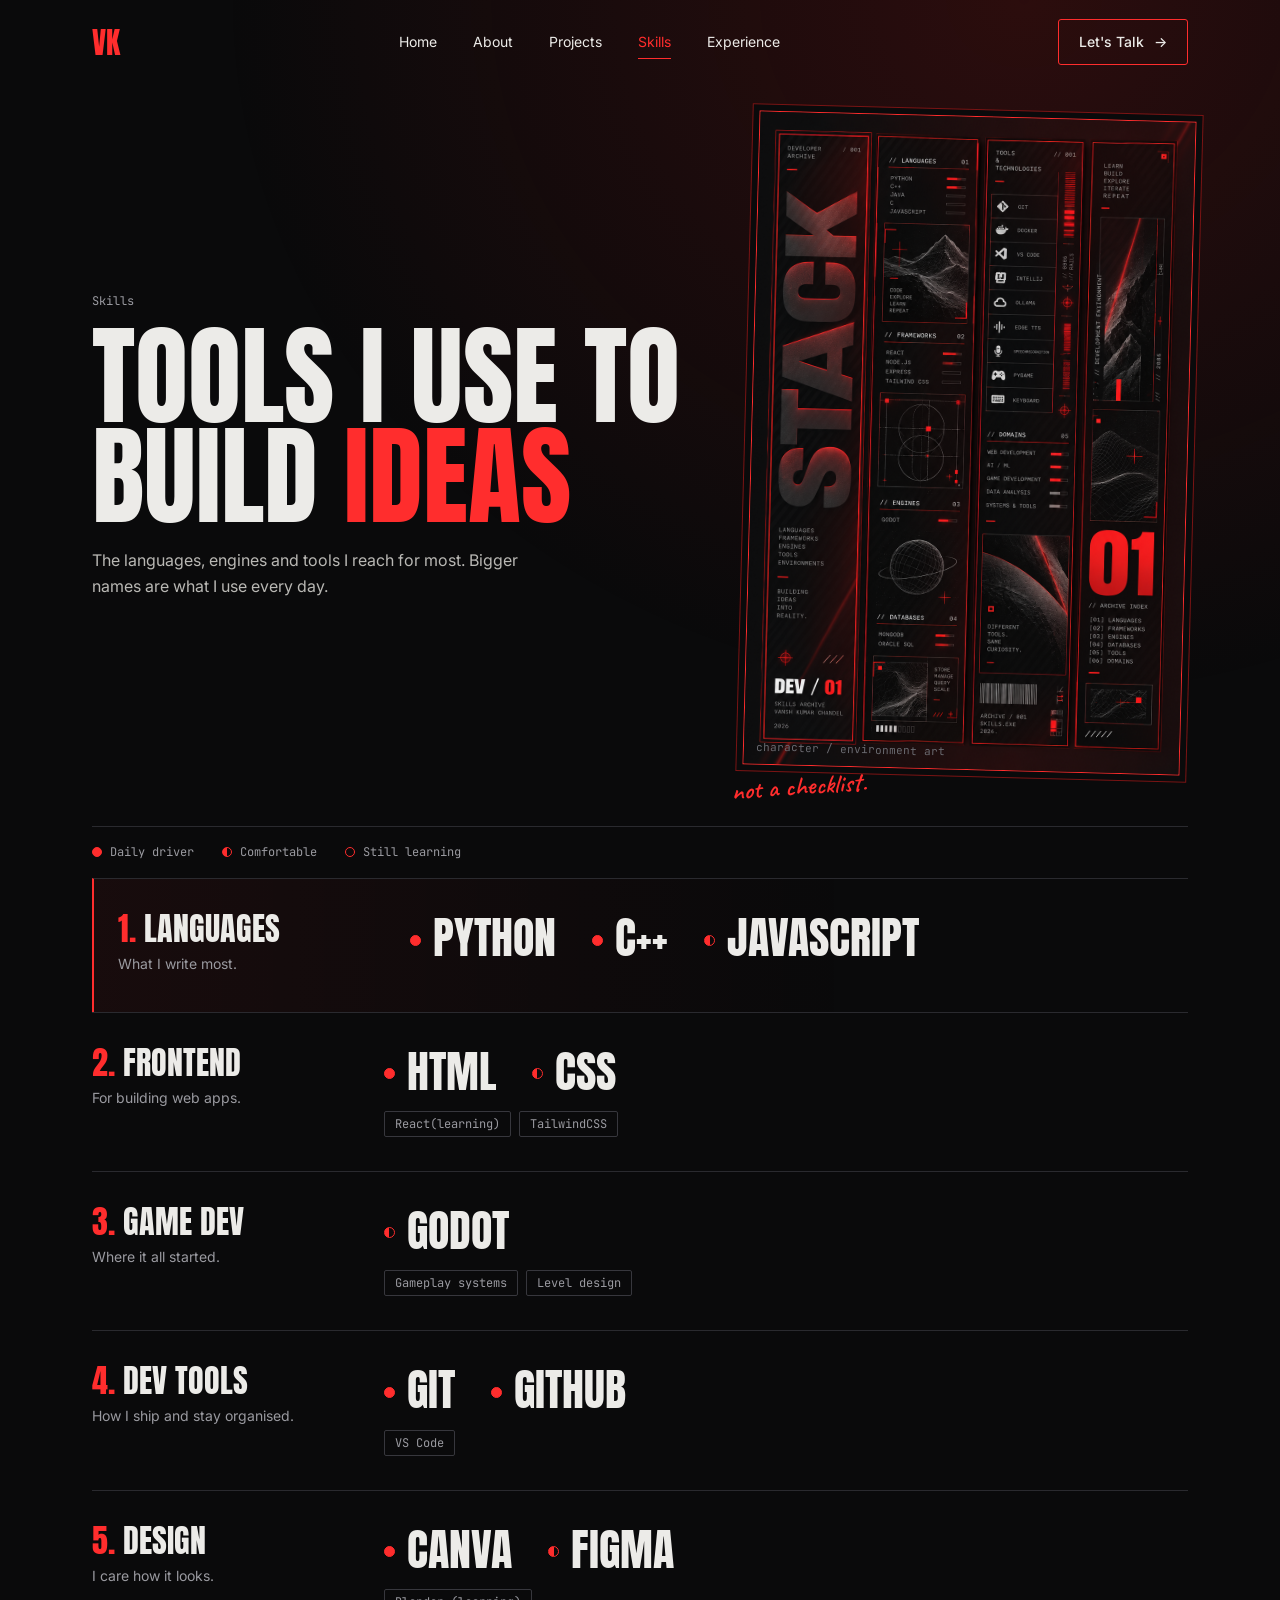
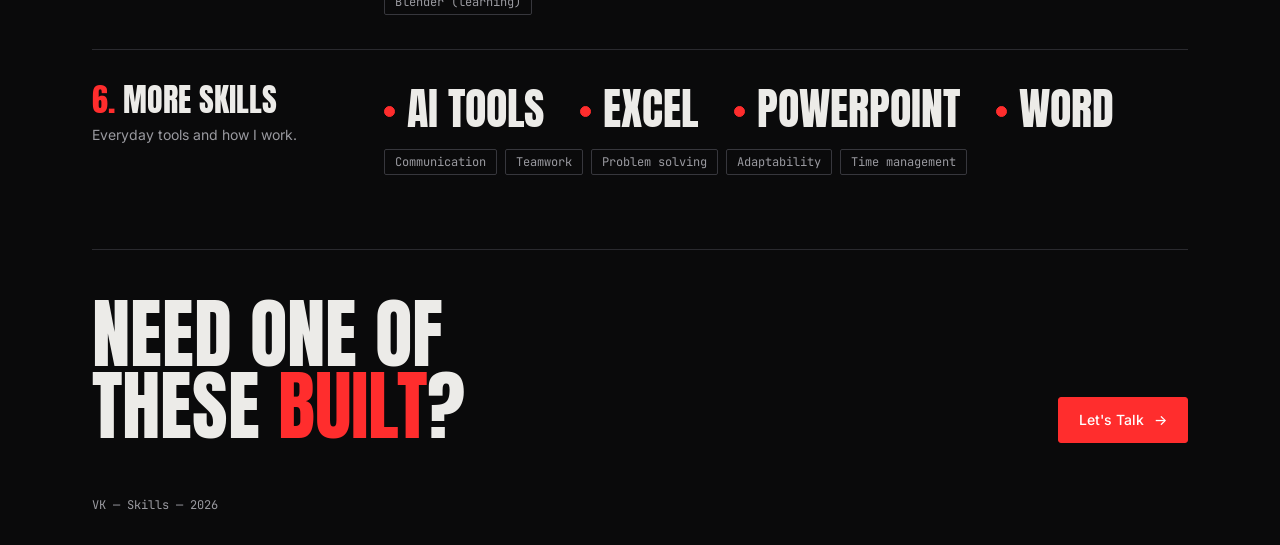
<file: vk-portfolio/skills.html>
<!DOCTYPE html>
<html lang="en">

  <head>
    <meta charset="utf-8">
    <title>VK — Skills</title>
    <meta name="viewport" content="width=device-width, initial-scale=1, viewport-fit=cover">
    <link rel="stylesheet" href="https://fonts.googleapis.com/css2?family=Anton&family=Caveat:wght@600&family=Inter:wght@400;500;600&family=JetBrains+Mono:wght@400&display=swap">
    <link rel="stylesheet" href="css/base.css">
    <link rel="stylesheet" href="css/skills.css">
  </head>

  <body>
    <header>
      <div class="wrap">
        <a class="logo" href="index.html" aria-label="VK home">VK</a>
        <nav id="nav" aria-label="Main">
          <a href="index.html">Home</a><a href="about.html">About</a><a href="projects.html">Projects</a><a href="skills.html" class="on" aria-current="page">Skills</a><a href="experience.html">Experience</a>
          <span class="bar"></span>
        </nav>
        <a class="btn" href="contact.html">Let's Talk <span>→</span></a>
      </div>
    </header>

    <main class="wrap">
      <section class="hero">
        <div>
          <span class="mono">Skills </span>
          <h1 id="h1">Tools I use to build <span class="r">ideas</span></h1>
          <p>The languages, engines and tools I reach for most. Bigger names are what I use every day.</p>
        </div>
        <div class="artwrap">
          <div class="art" data-slot="character / environment art">
            <img src="assets/project/skillframe.png" class="pageframe">
          </div><span class="hand">not a checklist.</span>
        </div>
      </section>

      <div class="legend">
        <span class="mono"><i class="d f"></i>Daily driver</span>
        <span class="mono"><i class="d h"></i>Comfortable</span>
        <span class="mono"><i class="d"></i>Still learning</span>
      </div>

      <section class="row feature">
        <div>
          <h2><span class="n">1.</span> Languages</h2>
          <p>What I write most.</p>
        </div>
        <div>
          <div class="main"><span class="sk"><i class="d f"></i>Python</span><span class="sk"><i class="d f"></i>C++</span><span class="sk"><i class="d h"></i>JavaScript</span></div>
          <!-- <div class="more"><i></i><i>SQL</i><i>Rust (learning)</i></div> -->
        </div>
      </section>

      <section class="row">
        <div>
          <h2><span class="n">2.</span> FrontEnd</h2>
          <p>For building web apps.</p>
        </div>
        <div>
          <div class="main"><span class="sk"><i class="d f"></i>HTML</span><span class="sk"><i class="d h"></i>CSS</span></div>
          <div class="more"><i>React(learning)</i><i>TailwindCSS</i></div>
        </div>
      </section>

      <section class="row">
        <div>
          <h2><span class="n">3.</span> Game dev</h2>
          <p>Where it all started.</p>
        </div>
        <div>
          <div class="main"><span class="sk"><i class="d h"></i>Godot</span></div>
          <div class="more"><i>Gameplay systems</i><i>Level design</i></div>
        </div>
      </section>

      <!-- <section class="row">
        <div>
          <h2><span class="n">4.</span> AI / ML</h2>
          <p>Models and the data around them.</p>
        </div>
        <div>
          <div class="main"><span class="sk"><i class="d h"></i>PyTorch</span><span class="sk"><i class="d h"></i>scikit-learn</span></div>
          <div class="more"><i>NumPy</i><i>Pandas</i><i>OpenCV (learning)</i></div>
        </div>
      </section> -->

      <section class="row">
        <div>
          <h2><span class="n">4.</span> Dev tools</h2>
          <p>How I ship and stay organised.</p>
        </div>
        <div>
          <div class="main"><span class="sk"><i class="d f"></i>Git</span><span class="sk"><i class="d f"></i>Github</span></div>
          <div class="more"><i>VS Code</i></div>
        </div>
      </section>

      <section class="row">
        <div>
          <h2><span class="n">5.</span> Design</h2>
          <p>I care how it looks.</p>
        </div>
        <div>
          <div class="main"><span class="sk"><i class="d f"></i>Canva</span><span class="sk"><i class="d h"></i>Figma</span></div>
          <div class="more"><i>Blender (learning)</i></div>
        </div>
      </section>

      <section class="row">
        <div>
          <h2><span class="n">6.</span> More skills</h2>
          <p>Everyday tools and how I work.</p>
        </div>
        <div>
          <div class="main"><span class="sk"><i class="d f"></i>AI tools</span><span class="sk"><i class="d f"></i>Excel</span><span class="sk"><i class="d f"></i>PowerPoint</span><span class="sk"><i class="d f"></i>Word</span></div>
          <div class="more"><i>Communication</i><i>Teamwork</i><i>Problem solving</i><i>Adaptability</i><i>Time management</i></div>
        </div>
      </section>

      <section class="end" id="contact">
        <h2>Need one of<br>these <span class="r">built</span>?</h2>
        <a class="btn solid" href="contact.html">Let's Talk <span>→</span></a>
      </section>
    </main>
    <footer>
      <div class="wrap"><span class="mono">VK — Skills — 2026</span></div>
    </footer>

    <script src="js/main.js" defer></script>
  </body>

</html>
</file>
<file: vk-portfolio/css/base.css>
/* Shared design tokens and components. Page files (css/<page>.css) add layout on top. */
:root {
  --bg: #0a0a0b;
  --surf: #111113;
  --red: #ff2d2d;
  --crim: #7a1414;
  --txt: #ecebe8;
  --dim: #9a9aa0;
  --line: #2a2a2f;
  --disp: 'Anton', 'Impact', sans-serif;
  --sans: 'Inter', system-ui, sans-serif;
  --hand: 'Caveat', cursive;
  --mono: 'JetBrains Mono', monospace;
  color-scheme: dark
}

*,
*::before,
*::after {
  box-sizing: border-box
}

body {
  margin: 0;
  background: var(--bg);
  color: var(--txt);
  font: 400 16px/1.65 var(--sans);
  overflow-x: hidden
}

a {
  color: inherit;
  text-decoration: none
}

:focus-visible {
  outline: 2px solid var(--red);
  outline-offset: 3px
}

.wrap {
  max-width: 1160px;
  margin: 0 auto;
  padding: 0 32px
}

.r {
  color: var(--red)
}

.mono {
  font-family: var(--mono);
  font-size: 12px;
  color: var(--dim)
}

.hand {
  font: 600 26px/1.05 var(--hand);
  color: var(--red);
  display: inline-block;
  transform: rotate(-5deg)
}

/* buttons */
.btn {
  display: inline-flex;
  align-items: center;
  gap: 10px;
  font-size: 14px;
  font-weight: 500;
  padding: 12px 22px;
  border: 1px solid var(--red);
  border-radius: 3px;
  transition: background .2s
}

.btn span {
  transition: transform .2s
}

.btn:hover span {
  transform: translateX(4px)
}

.btn.solid {
  background: var(--red);
  color: #fff
}

.btn.solid:hover {
  background: #e01f1f
}

/* animated heading (built by js/main.js) */
.w {
  display: inline-block;
  white-space: nowrap
}

.c {
  display: inline-block;
  opacity: 0;
  transform: translateY(24px);
  animation: up .6s cubic-bezier(.2, .7, .2, 1) forwards
}

@keyframes up {
  to {
    opacity: 1;
    transform: none
  }
}

/* red line that draws itself (SVG path inside .draw) */
.draw path {
  stroke-dasharray: 500;
  stroke-dashoffset: 500;
  animation: draw 1.2s .8s forwards ease-out
}

@keyframes draw {
  to {
    stroke-dashoffset: 0
  }
}

@media(prefers-reduced-motion:reduce) {
  * {
    animation: none !important;
    transition: none !important
  }

  .c {
    opacity: 1;
    transform: none
  }

  .draw path {
    stroke-dashoffset: 0
  }
}
</file>
<file: vk-portfolio/css/index.css>
:root {
  --bg: #0a0a0b;
  --surf: #111113;
  --red: #ff2d2d;
  --crim: #7a1414;
  --txt: #ecebe8;
  --dim: #9a9aa0;
  --line: #2a2a2f;
  --disp: 'Anton', 'Impact', sans-serif;
  --sans: 'Inter', system-ui, sans-serif;
  --hand: 'Caveat', cursive;
  --mono: 'JetBrains Mono', monospace;
  box-sizing: border-box;
  padding-top: env(safe-area-inset-top, 0px);
  padding-bottom: env(safe-area-inset-bottom, 0px);
  color-scheme: dark;
}

*,
*::before,
*::after {
  box-sizing: inherit;
}

html {
  scroll-padding-top: env(safe-area-inset-top, 0px);
}

body {
  margin: 0;
  background: var(--bg);
  color: var(--txt);
  font: 400 16px/1.6 var(--sans);
  overflow-x: hidden;
}

body::before {
  content: "";
  position: fixed;
  inset: 0;
  background: radial-gradient(ellipse at 60% 20%, rgba(122, 20, 20, .35), transparent 55%);
  pointer-events: none;
  z-index: 0;
}

main,
header {
  position: relative;
  z-index: 1;
}

a {
  color: inherit;
  text-decoration: none;
}

:focus-visible {
  outline: 2px solid var(--red);
  outline-offset: 3px;
}

.wrap {
  max-width: 1160px;
  margin: 0 auto;
  padding: 0 32px;
}

.r {
  color: var(--red);
}

.mono {
  font-family: var(--mono);
  font-size: 13px;
  color: var(--dim);
}

header .wrap {
  display: flex;
  align-items: center;
  justify-content: space-between;
  height: 84px;
}

.logo {
  font: 400 30px var(--disp);
  color: var(--red);
}

nav {
  display: flex;
  gap: 36px;
  position: relative;
}

nav a {
  font-size: 14px;
  padding: 6px 0;
}

nav a.on {
  color: var(--red);
}

nav .bar {
  position: absolute;
  bottom: 0;
  height: 1.5px;
  background: var(--red);
  left: 0;
  width: 0;
  transition: left .35s cubic-bezier(.6, 0, .2, 1), width .35s cubic-bezier(.6, 0, .2, 1);
}

.btn {
  display: inline-flex;
  align-items: center;
  gap: 10px;
  font-size: 14px;
  font-weight: 500;
  padding: 12px 22px;
  border: 1px solid var(--red);
  border-radius: 3px;
  transition: background .2s;
}

.btn span {
  transition: transform .2s;
}

.btn:hover span {
  transform: translateX(4px);
}

.btn.solid {
  background: var(--red);
  color: #fff;
}

.btn.solid:hover {
  background: #e01f1f;
}

.btn.ghost {
  border-color: #45454b;
}

.btn:not(.solid):hover {
  background: rgba(255, 45, 45, .1);
}

/* hero */
.hero {
  position: relative;
  height: 560px;
  margin-top: 8px;
}

.roles {
  position: absolute;
  left: 0;
  top: 20px;
  margin: 0;
  padding: 0;
  list-style: none;
  font: 400 15px/1.8 var(--mono);
  color: #c9c8c4;
}

.tag {
  position: absolute;
  right: 0;
  top: 20px;
  font: 400 15px/1.7 var(--mono);
  color: #c9c8c4;
  text-align: left;
}

.tag svg {
  display: block;
  margin-top: 10px;
}

.art {
  position: absolute;
  left: 24%;
  top: 0;
  width: 52%;
  height: 420px;
  background: linear-gradient(115deg, transparent 58%, rgba(255, 45, 45, .25) 59%, transparent 60.5%), radial-gradient(circle at 65% 30%, #3a1616, transparent 55%), repeating-linear-gradient(-55deg, #141416 0 10px, #0e0e10 10px 20px);
  border: 1px solid var(--crim);
  transform: rotate(.8deg);
}

.art::after {
  /* content: "character art goes here"; */
  position: absolute;
  right: 14px;
  top: 12px;
  font: 400 11px var(--mono);
  color: #6a6a70;
}

h1 {
  position: absolute;
  left: 0;
  top: 118px;
  margin: 0;
  font: 400 clamp(110px, 19vw, 240px)/.85 var(--disp);
  color: var(--red);
  letter-spacing: .01em;
  text-shadow: 0 0 0 #000;
  mix-blend-mode: normal;
}

h1 .c {
  display: inline-block;
  opacity: 0;
  transform: translateY(30px);
  animation: up .7s cubic-bezier(.2, .7, .2, 1) forwards;
}

@keyframes up {
  to {
    opacity: 1;
    transform: none;
  }
}

.quote {
  position: absolute;
  right: 0;
  top: 330px;
  text-align: left;
  font: 600 clamp(34px, 4.6vw, 56px)/1 var(--hand);
  color: var(--txt);
  transform: rotate(-6deg);
}

.quote b {
  color: var(--red);
  font-weight: 600;
}

.quote svg {
  display: block;
  margin: 2px 0 0 60px;
}

.draw path {
  stroke-dasharray: 300;
  stroke-dashoffset: 300;
  animation: draw 1.1s 1.2s forwards ease-out;
}

@keyframes draw {
  to {
    stroke-dashoffset: 0px;
  }
}

.intro {
  position: absolute;
  left: 0;
  top: 380px;
  max-width: 400px;
}

.intro p {
  margin: 0 0 22px;
  color: #d4d3cf;
}

.intro p b {
  color: var(--red);
  font-weight: 500;
}

.acts {
  display: flex;
  gap: 12px;
  flex-wrap: wrap;
}

/* work strip */
.strip {
  display: flex;
  align-items: flex-end;
  gap: 18px;
  margin-top: 28px;
  padding-bottom: 44px;
  position: relative;
}

.gauge {
  position: absolute;
  left: 0;
  bottom: 60px;
}

.card {
  flex: 0 0 190px;
  height: 170px;
  border: 1px solid #2f2f34;
  background: repeating-linear-gradient(-55deg, #131315 0 8px, #0e0e10 8px 16px);
  position: relative;
  transition: transform .35s;
}

.card::after {
  content: attr(data-t);
  position: absolute;
  left: 10px;
  bottom: 8px;
  font: 400 11px var(--mono);
  color: #77777d;
}
.p1_thumbnail{
  width: 187px;
  height:100%;
  display: block;
  object-fit: fill;
}

.card:nth-child(2) {
  margin-left: auto;
  transform: rotate(-4deg);
}

.card:nth-child(3) {
  transform: rotate(-2deg) translateY(-14px);
  border-color: var(--red);
  box-shadow: 0 0 0 1px var(--bg), 0 0 0 2px var(--crim);
}

.card:nth-child(4) {
  transform: rotate(2deg) translateY(-6px);
}

.card:nth-child(5) {
  transform: rotate(5deg);
}

.card:hover {
  transform: translateY(-10px) rotate(0);
}

.count {
  margin-left: 24px;
  align-self: center;
}

.sec {
  padding: 90px 0;
  border-top: 1px solid var(--line);
}

.big {
  font: 400 clamp(44px, 6.5vw, 84px)/.95 var(--disp);
  text-transform: uppercase;
  margin: 0;
}

.sec h2 {
  font: 400 clamp(34px, 4.4vw, 56px)/1 var(--disp);
  text-transform: uppercase;
  margin: 10px 0 18px
}

.sec h2.big {
  font-size: clamp(44px, 6.5vw, 84px);
  margin: 0;
}

.link {
  font-size: 14px;
  border-bottom: 1px solid var(--red);
  padding-bottom: 2px;
  transition: color .2s;
}

.link:hover {
  color: var(--red);
}

.about {
  display: grid;
  grid-template-columns: 1fr 1.2fr;
  gap: 64px;
  align-items: center;
}

.artwrap {
  position: relative;
}

.pic {
  aspect-ratio: 4/5;
  max-width: 380px;
  background: linear-gradient(115deg, transparent 58%, rgba(255, 45, 45, .22) 59%, transparent 60.5%), radial-gradient(circle at 60% 25%, #2a1414, transparent 55%), repeating-linear-gradient(-55deg, #131315 0 10px, #0e0e10 10px 20px);
  border: 1px solid var(--red);
  box-shadow: 0 0 0 6px var(--bg), 0 0 0 7px var(--crim);
  transform: rotate(-1.5deg);
  position: relative;
}

.mypic {
  max-width: 100%;
  /* Shrinks the image to fit its container if needed */
  height: auto;
  display: block;
}

.pic::after {
  content: attr(data-slot);
  position: absolute;
  left: 12px;
  bottom: 10px;
  font: 400 11px var(--mono);
  color: #6a6a70;
}

.artwrap .hand {
  position: absolute;
  right: 8%;
  bottom: -30px;
  font: 600 28px var(--hand);
  color: var(--red);
  transform: rotate(-5deg);
}

.about p {
  color: #c4c3bf;
  max-width: 52ch;
  margin: 0 0 26px;
}

.facts {
  display: flex;
  gap: 36px;
  flex-wrap: wrap;
  margin: 0 0 30px;
  padding: 18px 0;
  border-top: 1px solid var(--line);
  border-bottom: 1px solid var(--line);
}

.facts dt {
  font: 400 12px var(--mono);
  color: var(--dim);
}

.facts dd {
  margin: 2px 0 0;
  font-weight: 500;
}

.head {
  display: flex;
  justify-content: space-between;
  align-items: end;
  gap: 20px;
  flex-wrap: wrap;
  margin-bottom: 36px
}

.work {
  list-style: none;
  margin: 0;
  padding: 0;
}

.work li {
  border-top: 1px solid var(--line);
}

.work li:last-child {
  border-bottom: 1px solid var(--line);
}

.work a {
  display: grid;
  grid-template-columns: 60px 1fr auto 40px;
  gap: 20px;
  align-items: center;
  padding: 28px 0;
  transition: padding .3s, background .3s;
}

.work b {
  font: 400 clamp(30px, 4vw, 52px)/1 var(--disp);
  text-transform: uppercase;
  font-weight: 400;
}

.work em {
  font: 400 13px var(--mono);
  font-style: normal;
  color: var(--dim)
}

.work .go {
  color: var(--red);
  font-size: 24px;
  transition: transform .3s;
}

.work a:hover {
  padding-left: 16px;
  background: linear-gradient(90deg, rgba(255, 45, 45, .08), transparent);
}

.work a:hover b {
  color: var(--red);
}

.work a:hover .go {
  transform: translateX(6px);
}

.coding {
  display: grid;
  grid-template-columns: 1.4fr .6fr;
  gap: 48px;
  align-items: center;
}

.coding-copy h2 {
  max-width: 12ch;
  margin-top: 12px;
}

.coding-copy p {
  max-width: 48ch;
  margin: 20px 0 0;
  color: #c4c3bf;
}

.coding-copy .link {
  display: inline-block;
  margin-top: 14px;
}

.coding-stat {
  position: relative;
  display: flex;
  min-height: 240px;
  flex-direction: column;
  justify-content: center;
  align-items: center;
  overflow: hidden;
  border: 1px solid var(--red);
  background: radial-gradient(circle at 50% 55%, rgba(255, 45, 45, .16), transparent 55%), var(--surf);
  box-shadow: 0 0 0 6px var(--bg), 0 0 0 7px var(--crim);
}

.coding-stat strong {
  position: relative;
  z-index: 1;
  margin-top: 8px;
  font: 400 clamp(76px, 10vw, 128px)/.9 var(--disp);
  color: var(--txt);
}

.coding-stat strong span {
  color: var(--red);
}

.coding-caption {
  position: relative;
  z-index: 1;
  margin-top: 8px;
  font: 400 12px var(--mono);
  color: var(--dim);
  text-transform: uppercase;
  letter-spacing: .12em;
}

.coding-rule {
  position: absolute;
  right: -30px;
  bottom: 28px;
  width: 75%;
  height: 1px;
  background: linear-gradient(90deg, transparent, var(--red), transparent);
  transform: rotate(-25deg);
}

.nowrows {
  display: grid;
  grid-template-columns: repeat(3, 1fr);
  gap: 0;
  margin-top: 36px;
  border-left: 2px solid var(--red);
}

.nowrows div {
  padding: 6px 28px;
}

.nowrows div+div {
  border-left: 1px solid var(--line);
}

.nowrows p {
  margin: 6px 0 0;
  color: #d4d3cf;
}

.cta {
  display: flex;
  justify-content: space-between;
  align-items: end;
  gap: 24px;
  flex-wrap: wrap;
}

.foot {
  display: flex;
  justify-content: space-between;
  align-items: center;
  padding-top: 24px;
  padding-bottom: 32px;
  border-top: 1px solid var(--line);
}

.foot .logo {
  font-size: 24px;
}

@media(max-width:900px) {
  .sec {
    padding: 60px 0;
  }

  .about {
    grid-template-columns: 1fr;
    gap: 44px;
  }

  .work a {
    grid-template-columns: 36px 1fr 28px;
  }

  .work em {
    display: none;
  }

  .nowrows {
    grid-template-columns: 1fr;
    border-left: 2px solid var(--red);
  }

  .coding {
    grid-template-columns: 1fr;
    gap: 32px;
  }

  .coding-copy h2 {
    max-width: 16ch;
  }

  .coding-stat {
    min-height: 210px;
  }

  .nowrows div+div {
    border-left: 0;
    border-top: 1px solid var(--line);
    margin-top: 14px;
    padding-top: 14px;
  }
}

@media(max-width:900px) {
  nav {
    display: none;
  }

  .wrap {
    padding: 0 20px;
  }

  .hero {
    height: auto;
    display: flex;
    flex-direction: column;
    gap: 22px;
    margin-top: 0;
  }

  .hero>* {
    position: static !important;
  }

  .art {
    width: 100%;
    height: 280px;
    order: 2;
  }

  h1 {
    font-size: clamp(90px, 28vw, 170px);
    margin-top: -70px;
    order: 3;
    position: relative !important;
    z-index: 2;
  }

  .roles {
    order: 1;
  }

  .tag {
    order: 5;
    display: none;
  }

  .quote {
    order: 4;
    transform: rotate(-4deg);
    margin-left: auto;
  }

  .intro {
    order: 6;
    max-width: none;
  }

  .strip {
    overflow-x: auto;
    padding-top: 20px;
  }

  .card {
    flex: 0 0 150px;
    height: 140px;
  }

  .card:nth-child(2) {
    margin-left: 0;
  }

  .gauge {
    display: none;
  }
}

@media(prefers-reduced-motion:reduce) {
  * {
    animation: none !important;
    transition: none !important;
  }

  h1 .c {
    opacity: 1;
    transform: none;
  }

  .draw path {
    stroke-dashoffset: 0;
  }
}
</file>
<file: vk-portfolio/css/about.css>
:root {
  --bg: #0a0a0b;
  --surf: #111113;
  --red: #ff2d2d;
  --crim: #7a1414;
  --txt: #ecebe8;
  --dim: #9a9aa0;
  --line: #2a2a2f;
  --disp: 'Anton', 'Impact', sans-serif;
  --sans: 'Inter', system-ui, sans-serif;
  --hand: 'Caveat', cursive;
  --mono: 'JetBrains Mono', monospace;
  box-sizing: border-box;
  padding-top: env(safe-area-inset-top, 0px);
  padding-bottom: env(safe-area-inset-bottom, 0px);
  color-scheme: dark
}

*,
*::before,
*::after {
  box-sizing: inherit
}

html {
  scroll-padding-top: env(safe-area-inset-top, 0px)
}

body {
  margin: 0;
  background: var(--bg);
  color: var(--txt);
  font: 400 16px/1.65 var(--sans);
  overflow-x: hidden
}

body::before {
  content: "";
  position: fixed;
  inset: 0;
  background: radial-gradient(ellipse at 85% 0%, rgba(122, 20, 20, .32), transparent 55%);
  pointer-events: none;
  z-index: 0
}

main,
header,
footer {
  position: relative;
  z-index: 1
}

a {
  color: inherit;
  text-decoration: none
}

:focus-visible {
  outline: 2px solid var(--red);
  outline-offset: 3px
}

.wrap {
  max-width: 1160px;
  margin: 0 auto;
  padding: 0 32px
}

.r {
  color: var(--red)
}

.mono {
  font-family: var(--mono);
  font-size: 12px;
  color: var(--dim)
}

.hand {
  font: 600 28px/1.05 var(--hand);
  color: var(--red);
  display: inline-block;
  transform: rotate(-5deg)
}

header .wrap {
  display: flex;
  align-items: center;
  justify-content: space-between;
  height: 84px
}

.logo {
  font: 400 30px var(--disp);
  color: var(--red)
}

nav {
  display: flex;
  gap: 36px;
  position: relative
}

nav a {
  font-size: 14px;
  padding: 6px 0
}

nav a.on {
  color: var(--red)
}

nav .bar {
  position: absolute;
  bottom: 0;
  height: 1.5px;
  background: var(--red);
  left: 0;
  width: 0;
  transition: left .35s cubic-bezier(.6, 0, .2, 1), width .35s cubic-bezier(.6, 0, .2, 1)
}

.btn {
  display: inline-flex;
  align-items: center;
  gap: 10px;
  font-size: 14px;
  font-weight: 500;
  padding: 12px 22px;
  border: 1px solid var(--red);
  border-radius: 3px;
  transition: background .2s
}

.btn span {
  transition: transform .2s
}

.btn:hover span {
  transform: translateX(4px)
}

.btn.solid {
  background: var(--red);
  color: #fff
}

.btn.solid:hover {
  background: #e01f1f
}

.btn:not(.solid):hover {
  background: rgba(255, 45, 45, .1)
}

.sec {
  padding: 80px 0;
  border-top: 1px solid var(--line)
}

.sec>.mono,
.lab {
  display: block;
  margin-bottom: 12px
}

h2 {
  font: 400 clamp(38px, 5.5vw, 72px)/.95 var(--disp);
  text-transform: uppercase;
  margin: 0 0 36px
}

/* hero */
.hero {
  display: grid;
  grid-template-columns: 1.3fr 1fr;
  gap: 56px;
  align-items: center;
  padding: 32px 0 72px
}

.hero h1 {
  font: 400 clamp(64px, 10vw, 140px)/.9 var(--disp);
  text-transform: uppercase;
  margin: 14px 0 24px
}

.hero h1 .c {
  display: inline-block;
  opacity: 0;
  transform: translateY(22px);
  animation: up .6s cubic-bezier(.2, .7, .2, 1) forwards
}

@keyframes up {
  to {
    opacity: 1;
    transform: none
  }
}

.hero .lead {
  font: 400 clamp(24px, 3vw, 36px)/1.15 var(--disp);
  text-transform: uppercase;
  color: var(--txt);
  margin: 0 0 16px
}

.hero p {
  color: #c4c3bf;
  max-width: 50ch;
  margin: 0 0 28px
}

.facts {
  display: flex;
  gap: 36px;
  flex-wrap: wrap;
  margin: 0;
  padding: 18px 0;
  border-top: 1px solid var(--line);
  border-bottom: 1px solid var(--line)
}

.facts dt {
  font: 400 12px var(--mono);
  color: var(--dim)
}

.facts dd {
  margin: 2px 0 0;
  font-weight: 500
}

.artwrap {
  position: relative
}

.pic {
  aspect-ratio: 4/5;
  background: linear-gradient(115deg, transparent 58%, rgba(255, 45, 45, .22) 59%, transparent 60.5%), radial-gradient(circle at 60% 25%, #2a1414, transparent 55%), repeating-linear-gradient(-55deg, #131315 0 10px, #0e0e10 10px 20px);
  border: 1px solid var(--red);
  box-shadow: 0 0 0 6px var(--bg), 0 0 0 7px var(--crim);
  transform: rotate(1.6deg);
  position: relative
}

.pic::after {
  content: "portrait / character art";
  position: absolute;
  left: 12px;
  bottom: 10px;
  font: 400 11px var(--mono);
  color: #6a6a70
}
.mypic{
  width:100%;
  height: auto;
}

.artwrap .hand {
  position: absolute;
  left: -30px;
  bottom: -34px
}

/* philosophy */
.phil {
  list-style: none;
  margin: 0;
  padding: 0;
  counter-reset: p
}

.phil li {
  display: grid;
  grid-template-columns: 60px 1fr;
  gap: 20px;
  padding: 26px 0;
  border-top: 1px solid var(--line)
}

.phil li:last-child {
  border-bottom: 1px solid var(--line)
}

.phil b {
  font: 400 clamp(26px, 3.4vw, 44px)/1.05 var(--disp);
  text-transform: uppercase;
  font-weight: 400;
  display: block;
  margin-bottom: 6px
}

.phil p {
  margin: 0;
  color: #b4b3af;
  max-width: 56ch
}

/* what I do */
.do {
  display: grid;
  grid-template-columns: 200px 1fr;
  gap: 32px;
  padding: 26px 0;
  border-top: 1px solid var(--line)
}

.do:last-child {
  border-bottom: 1px solid var(--line)
}

.do h3 {
  font: 400 28px/1 var(--disp);
  text-transform: uppercase;
  margin: 0
}

.do p {
  margin: 0;
  color: #b4b3af;
  max-width: 58ch
}

.coding {
  display: grid;
  grid-template-columns: 1.4fr .6fr;
  gap: 48px;
  align-items: center
}

.coding-copy > .mono {
  display: block;
  margin-bottom: 12px
}

.coding-copy h2 {
  max-width: 12ch;
  margin: 0
}

.coding-copy p {
  max-width: 48ch;
  margin: 20px 0 0;
  color: #c4c3bf
}

.coding-link {
  display: inline-block;
  margin-top: 14px;
  font-size: 14px;
  border-bottom: 1px solid var(--red);
  padding-bottom: 2px;
  transition: color .2s
}

.coding-link:hover {
  color: var(--red)
}

.coding-stat {
  position: relative;
  display: flex;
  min-height: 240px;
  flex-direction: column;
  justify-content: center;
  align-items: center;
  overflow: hidden;
  border: 1px solid var(--red);
  background: radial-gradient(circle at 50% 55%, rgba(255, 45, 45, .16), transparent 55%), var(--surf);
  box-shadow: 0 0 0 6px var(--bg), 0 0 0 7px var(--crim)
}

.coding-stat > .mono {
  position: relative;
  z-index: 1
}

.coding-stat strong {
  position: relative;
  z-index: 1;
  margin-top: 8px;
  font: 400 clamp(76px, 10vw, 128px)/.9 var(--disp);
  color: var(--txt)
}

.coding-stat strong span {
  color: var(--red)
}

.coding-caption {
  position: relative;
  z-index: 1;
  margin-top: 8px;
  font: 400 12px var(--mono);
  color: var(--dim);
  text-transform: uppercase;
  letter-spacing: .12em
}

.coding-rule {
  position: absolute;
  right: -30px;
  bottom: 28px;
  width: 75%;
  height: 1px;
  background: linear-gradient(90deg, transparent, var(--red), transparent);
  transform: rotate(-25deg)
}

/* timeline */
.tl {
  position: relative;
  margin: 0;
  padding: 0 0 0 40px;
  list-style: none
}

.tl::before {
  content: "";
  position: absolute;
  left: 7px;
  top: 6px;
  bottom: 6px;
  width: 1px;
  background: linear-gradient(var(--red), var(--crim) 70%, transparent)
}

.tl li {
  position: relative;
  padding-bottom: 48px
}

.tl li::before {
  content: "";
  position: absolute;
  left: -40px;
  top: 6px;
  width: 15px;
  height: 15px;
  border: 2px solid var(--red);
  background: var(--bg);
  border-radius: 50%;
  transition: background .3s, box-shadow .3s
}

.tl li:hover::before,
.tl li.now::before {
  background: var(--red);
  box-shadow: 0 0 0 5px rgba(255, 45, 45, .18)
}

.tl .yr {
  font: 400 13px var(--mono);
  color: var(--red)
}

.tl h3 {
  font: 400 30px/1.05 var(--disp);
  text-transform: uppercase;
  margin: 4px 0 6px
}

.tl p {
  margin: 0;
  color: #b4b3af;
  max-width: 56ch
}

.tl .hand {
  margin-left: 16px;
  font-size: 24px;
  vertical-align: middle
}

.cta {
  display: flex;
  justify-content: space-between;
  align-items: end;
  gap: 24px;
  flex-wrap: wrap
}

.cta h2 {
  margin: 0
}

.foot {
  display: flex;
  justify-content: space-between;
  align-items: center;
  padding-top: 24px;
  padding-bottom: 32px;
  border-top: 1px solid var(--line)
}

.foot .logo {
  font-size: 24px
}

@media(max-width:900px) {
  nav {
    display: none
  }

  .wrap {
    padding: 0 20px
  }

  .hero {
    grid-template-columns: 1fr;
    gap: 44px
  }

  .artwrap {
    width: 75%;
    margin-left: auto
  }

  .sec {
    padding: 56px 0
  }

  .phil li {
    grid-template-columns: 36px 1fr
  }

  .do {
    grid-template-columns: 1fr;
    gap: 10px
  }

  .coding {
    grid-template-columns: 1fr;
    gap: 32px
  }

  .coding-copy h2 {
    max-width: 16ch
  }

  .coding-stat {
    min-height: 210px
  }

  .tl .hand {
    display: block;
    margin: 6px 0 0
  }
}

@media(prefers-reduced-motion:reduce) {
  * {
    animation: none !important;
    transition: none !important
  }

  .hero h1 .c {
    opacity: 1;
    transform: none
  }
}

.w {
  display: inline-block;
  white-space: nowrap
}
</file>
<file: vk-portfolio/css/contact.css>
:root {
  --bg: #0a0a0b;
  --surf: #111113;
  --red: #ff2d2d;
  --crim: #7a1414;
  --txt: #ecebe8;
  --dim: #9a9aa0;
  --line: #2a2a2f;
  --disp: 'Anton', 'Impact', sans-serif;
  --sans: 'Inter', system-ui, sans-serif;
  --hand: 'Caveat', cursive;
  --mono: 'JetBrains Mono', monospace;
  box-sizing: border-box;
  padding-top: env(safe-area-inset-top, 0px);
  padding-bottom: env(safe-area-inset-bottom, 0px);
  color-scheme: dark
}

*,
*::before,
*::after {
  box-sizing: inherit
}

html {
  scroll-padding-top: env(safe-area-inset-top, 0px)
}

body {
  margin: 0;
  background: var(--bg);
  color: var(--txt);
  font: 400 16px/1.65 var(--sans);
  overflow-x: hidden
}

body::before {
  content: "";
  position: fixed;
  inset: 0;
  background: radial-gradient(ellipse at 75% 30%, rgba(122, 20, 20, .4), transparent 55%);
  pointer-events: none;
  z-index: 0
}

main,
header,
footer {
  position: relative;
  z-index: 1
}

a {
  color: inherit;
  text-decoration: none
}

:focus-visible {
  outline: 2px solid var(--red);
  outline-offset: 3px
}

.wrap {
  max-width: 1160px;
  margin: 0 auto;
  padding: 0 32px
}

.r {
  color: var(--red)
}

.mono {
  font-family: var(--mono);
  font-size: 12px;
  color: var(--dim)
}

.hand {
  font: 600 28px/1.05 var(--hand);
  color: var(--red);
  display: inline-block;
  transform: rotate(-5deg)
}

.w {
  display: inline-block;
  white-space: nowrap
}

header .wrap {
  display: flex;
  align-items: center;
  justify-content: space-between;
  height: 84px
}

.logo {
  font: 400 30px var(--disp);
  color: var(--red)
}

nav {
  display: flex;
  gap: 36px;
  position: relative
}

nav a {
  font-size: 14px;
  padding: 6px 0
}

nav .bar {
  position: absolute;
  bottom: 0;
  height: 1.5px;
  background: var(--red);
  left: 0;
  width: 0;
  transition: left .35s cubic-bezier(.6, 0, .2, 1), width .35s cubic-bezier(.6, 0, .2, 1)
}

.btn {
  display: inline-flex;
  align-items: center;
  gap: 10px;
  font-size: 14px;
  font-weight: 500;
  padding: 12px 22px;
  border: 1px solid var(--red);
  border-radius: 3px;
  background: transparent;
  color: var(--txt);
  cursor: pointer;
  font-family: var(--sans);
  transition: background .2s
}

.btn span {
  transition: transform .2s
}

.btn:hover span {
  transform: translateX(4px)
}

.btn.solid {
  background: var(--red);
  color: #fff
}

.btn.solid:hover {
  background: #e01f1f
}

.btn.on {
  background: rgba(255, 45, 45, .12)
}

.hero {
  padding: 32px 0 56px
}

.hero h1 {
  font: 400 clamp(60px, 11vw, 160px)/.9 var(--disp);
  text-transform: uppercase;
  margin: 14px 0 0
}

.hero h1 .c {
  display: inline-block;
  opacity: 0;
  transform: translateY(24px);
  animation: up .6s cubic-bezier(.2, .7, .2, 1) forwards
}

@keyframes up {
  to {
    opacity: 1;
    transform: none
  }
}

.hero h1 .l2 {
  display: block;
  margin-left: clamp(0px, 6vw, 90px)
}

.under {
  display: block;
  margin: 6px 0 0 clamp(0px, 6vw, 90px)
}

.draw path {
  stroke-dasharray: 500;
  stroke-dashoffset: 500;
  animation: draw 1.2s 1.3s forwards ease-out
}

@keyframes draw {
  to {
    stroke-dashoffset: 0
  }
}

.grid {
  display: grid;
  grid-template-columns: 1.2fr 1fr;
  gap: 72px;
  padding: 56px 0 80px;
  border-top: 1px solid var(--line)
}

/* form */
.field {
  display: block;
  margin-bottom: 26px
}

.field span {
  display: block;
  font: 400 12px var(--mono);
  color: var(--dim);
  margin-bottom: 6px
}

.field input,
.field textarea {
  width: 100%;
  background: transparent;
  border: 0;
  border-bottom: 1px solid #3a3a40;
  color: var(--txt);
  font: 400 18px var(--sans);
  padding: 8px 0 10px;
  border-radius: 0;
  outline: 0;
  transition: border-color .25s
}

.field textarea {
  resize: vertical;
  min-height: 110px
}

.field input:focus,
.field textarea:focus {
  border-color: var(--red)
}

.field:focus-within span {
  color: var(--red)
}

.row {
  display: flex;
  align-items: center;
  gap: 20px;
  flex-wrap: wrap
}

.status {
  font: 400 13px var(--mono);
  color: var(--dim)
}

.success-dialog {
  width: min(520px, calc(100% - 40px));
  padding: 0;
  color: var(--txt);
  background: transparent;
  border: 1px solid var(--red);
  box-shadow: 0 0 0 6px var(--bg), 0 0 0 7px var(--crim), 0 24px 80px rgba(0, 0, 0, .65);
  opacity: 0;
  transform: translateY(14px) scale(.97);
  transition: opacity .28s ease, transform .38s cubic-bezier(.2, .75, .25, 1), overlay .38s allow-discrete, display .38s allow-discrete
}

.success-dialog[open] {
  opacity: 1;
  transform: translateY(0) scale(1)
}

@starting-style {
  .success-dialog[open] {
    opacity: 0;
    transform: translateY(14px) scale(.97)
  }
}

.success-dialog::backdrop {
  background: rgba(0, 0, 0, .78);
  backdrop-filter: blur(5px);
  transition: background-color .3s ease, backdrop-filter .3s ease, overlay .3s allow-discrete, display .3s allow-discrete
}

.success-dialog[open]::backdrop {
  background: rgba(0, 0, 0, .78)
}

@starting-style {
  .success-dialog[open]::backdrop {
    background: rgba(0, 0, 0, 0);
    backdrop-filter: blur(0)
  }
}

.success-card {
  padding: clamp(28px, 7vw, 48px);
  background: radial-gradient(ellipse at 90% 0, rgba(122, 20, 20, .32), transparent 55%), var(--surf)
}

.success-card h2 {
  margin: 14px 0 10px;
  font: 400 clamp(32px, 7vw, 52px)/1.02 var(--disp);
  text-transform: uppercase
}

.success-card p {
  margin: 0 0 26px;
  color: var(--dim)
}

/* side */
.side {
  position: relative
}

.art {
  aspect-ratio: 16/10;
  overflow: hidden;
  background: linear-gradient(115deg, transparent 58%, rgba(255, 45, 45, .22) 59%, transparent 60.5%), radial-gradient(circle at 65% 30%, #2a1414, transparent 55%), repeating-linear-gradient(-55deg, #131315 0 10px, #0e0e10 10px 20px);
  border: 1px solid var(--red);
  box-shadow: 0 0 0 6px var(--bg), 0 0 0 7px var(--crim);
  transform: rotate(1.4deg);
  position: relative;
  margin-bottom: 44px
}

.art::after {
  content: "cinematic art";
  position: absolute;
  left: 12px;
  bottom: 10px;
  font: 400 11px var(--mono);
  color: #6a6a70
}

.pageframe {
  position: absolute;
  inset: 0;
  display: block;
  width: 100%;
  height: 100%;
  object-fit: cover;
}

.art:has(.pageframe)::after {
  content: none;
}
.side .hand {
  position: absolute;
  right: 6px;
  top: -30px
}

.links {
  list-style: none;
  margin: 0;
  padding: 0
}

.links li {
  border-top: 1px solid var(--line)
}

.links li:last-child {
  border-bottom: 1px solid var(--line)
}

.links a {
  display: grid;
  grid-template-columns: 90px 1fr 24px;
  align-items: center;
  padding: 16px 0;
  transition: padding .3s, background .3s
}

.links .go {
  color: var(--red);
  transition: transform .3s
}

.links a:hover {
  padding-left: 12px;
  background: linear-gradient(90deg, rgba(255, 45, 45, .08), transparent)
}

.links a:hover .go {
  transform: translateX(5px)
}

.links .plain {
  display: grid;
  grid-template-columns: 90px 1fr;
  padding: 16px 0
}

.foot {
  display: flex;
  justify-content: space-between;
  align-items: center;
  padding-top: 24px;
  padding-bottom: 32px;
  border-top: 1px solid var(--line)
}

.foot .logo {
  font-size: 24px
}

@media(max-width:900px) {
  nav {
    display: none
  }

  .wrap {
    padding: 0 20px
  }

  .grid {
    grid-template-columns: 1fr;
    gap: 56px;
    padding: 44px 0 56px
  }

  .side {
    order: -1
  }

  .art {
    width: 80%;
    margin-left: auto
  }
}

@media(prefers-reduced-motion:reduce) {
  * {
    animation: none !important;
    transition: none !important
  }

  .hero h1 .c {
    opacity: 1;
    transform: none
  }

  .draw path {
    stroke-dashoffset: 0
  }
}
</file>
<file: vk-portfolio/css/experience.css>
:root {
  --bg: #0a0a0b;
  --surf: #111113;
  --red: #ff2d2d;
  --crim: #7a1414;
  --txt: #ecebe8;
  --dim: #9a9aa0;
  --line: #2a2a2f;
  --disp: 'Anton', 'Impact', sans-serif;
  --sans: 'Inter', system-ui, sans-serif;
  --hand: 'Caveat', cursive;
  --mono: 'JetBrains Mono', monospace;
  box-sizing: border-box;
  padding-top: env(safe-area-inset-top, 0px);
  padding-bottom: env(safe-area-inset-bottom, 0px);
  color-scheme: dark
}

*,
*::before,
*::after {
  box-sizing: inherit
}

html {
  scroll-padding-top: env(safe-area-inset-top, 0px)
}

body {
  margin: 0;
  background: var(--bg);
  color: var(--txt);
  font: 400 16px/1.65 var(--sans);
  overflow-x: hidden
}

body::before {
  content: "";
  position: fixed;
  inset: 0;
  background: radial-gradient(ellipse at 15% 0%, rgba(122, 20, 20, .32), transparent 55%);
  pointer-events: none;
  z-index: 0
}

main,
header,
footer {
  position: relative;
  z-index: 1
}

a {
  color: inherit;
  text-decoration: none
}

:focus-visible {
  outline: 2px solid var(--red);
  outline-offset: 3px
}

.wrap {
  max-width: 1160px;
  margin: 0 auto;
  padding: 0 32px
}

.r {
  color: var(--red)
}

.mono {
  font-family: var(--mono);
  font-size: 12px;
  color: var(--dim)
}

.hand {
  font: 600 26px/1.05 var(--hand);
  color: var(--txt);
  display: inline-block;
  transform: rotate(-4deg)
}

header .wrap {
  display: flex;
  align-items: center;
  justify-content: space-between;
  height: 84px
}

.logo {
  font: 400 30px var(--disp);
  color: var(--red)
}

nav {
  display: flex;
  gap: 36px;
  position: relative
}

nav a {
  font-size: 14px;
  padding: 6px 0
}

nav a.on {
  color: var(--red)
}

nav .bar {
  position: absolute;
  bottom: 0;
  height: 1.5px;
  background: var(--red);
  left: 0;
  width: 0;
  transition: left .35s cubic-bezier(.6, 0, .2, 1), width .35s cubic-bezier(.6, 0, .2, 1)
}

.btn {
  display: inline-flex;
  align-items: center;
  gap: 10px;
  font-size: 14px;
  font-weight: 500;
  padding: 12px 22px;
  border: 1px solid var(--red);
  border-radius: 3px;
  transition: background .2s
}

.btn span {
  transition: transform .2s
}

.btn:hover span {
  transform: translateX(4px)
}

.btn.solid {
  background: var(--red);
  color: #fff
}

.btn.solid:hover {
  background: #e01f1f
}

.btn:not(.solid):hover {
  background: rgba(255, 45, 45, .1)
}

.w {
  display: inline-block;
  white-space: nowrap
}

/* hero */
.hero {
  display: grid;
  grid-template-columns: 1.4fr 1fr;
  gap: 56px;
  align-items: center;
  padding: 32px 0 64px
}

.hero h1 {
  font: 400 clamp(60px, 10vw, 140px)/.9 var(--disp);
  text-transform: uppercase;
  margin: 14px 0 0
}

.hero h1 .c {
  display: inline-block;
  opacity: 0;
  transform: translateY(22px);
  animation: up .6s cubic-bezier(.2, .7, .2, 1) forwards
}

@keyframes up {
  to {
    opacity: 1;
    transform: none
  }
}

.hero p {
  color: #c4c3bf;
  max-width: 40ch;
  margin: 22px 0 18px
}

.hero-frame {
  position: relative;
  min-height: 300px;
  padding: 28px 30px;
  border: 1px solid var(--red);
  box-shadow: 0 0 0 6px var(--bg), 0 0 0 7px var(--crim);
  background:
    radial-gradient(circle at 85% 15%, rgba(255, 45, 45, .18), transparent 42%),
    repeating-linear-gradient(-55deg, #131315 0 10px, #0e0e10 10px 20px);
  transform: rotate(1.5deg)
}

.hero-frame::before {
  content: "";
  position: absolute;
  inset: 10px;
  border: 1px solid rgba(255, 45, 45, .22);
  pointer-events: none
}

.frame-kicker,
.frame-index {
  position: relative;
  z-index: 1;
  font: 400 11px var(--mono);
  color: var(--dim);
  letter-spacing: .08em;
  text-transform: uppercase
}

.frame-track {
  position: relative;
  display: grid;
  gap: 24px;
  margin: 28px 0 20px 8px;
  padding-left: 24px
}

.frame-track::before {
  content: "";
  position: absolute;
  top: 8px;
  bottom: 8px;
  left: 4px;
  width: 1px;
  background: linear-gradient(var(--red), var(--crim))
}

.frame-track > div {
  position: relative;
  display: grid;
  grid-template-columns: 58px 1fr;
  align-items: baseline;
  column-gap: 12px
}

.frame-track > div > i {
  position: absolute;
  left: -24px;
  top: 7px;
  width: 9px;
  height: 9px;
  border: 1px solid var(--red);
  border-radius: 50%;
  background: var(--bg)
}

.frame-track > div:last-child > i {
  background: var(--red);
  box-shadow: 0 0 0 4px rgba(255, 45, 45, .14)
}

.frame-year {
  font: 400 22px/1 var(--disp);
  color: var(--red)
}

.frame-label {
  color: var(--txt);
  font-size: 13px
}

.frame-index {
  display: block;
  text-align: right
}

.key {
  display: flex;
  gap: 18px;
  flex-wrap: wrap
}

.key span {
  font: 400 12px var(--mono);
  color: var(--dim)
}

.key i {
  display: inline-block;
  width: 9px;
  height: 9px;
  border: 1.5px solid var(--red);
  border-radius: 50%;
  margin-right: 7px
}

.key i.f {
  background: var(--red)
}

.key i.q {
  border-radius: 0;
  transform: rotate(45deg)
}
.art {
  position: relative;
  aspect-ratio: 4/5;
  background: linear-gradient(115deg, transparent 55%, rgba(255, 45, 45, .22) 56%, transparent 57.5%), radial-gradient(circle at 60% 25%, #2a1414, transparent 55%), repeating-linear-gradient(-55deg, #131315 0 10px, #0e0e10 10px 20px);
  border: 1px solid var(--red);
  box-shadow: 0 0 0 6px var(--bg), 0 0 0 7px var(--crim);
  transform: rotate(1.5deg)
}

.art::after {
  content: attr(data-slot);
  position: absolute;
  left: 12px;
  bottom: 10px;
  font: 400 11px var(--mono);
  color: #6a6a70
}

.artwrap {
  position: relative
}

.artwrap .hand {
  position: absolute;
  left: -20px;
  bottom: -30px
}
.pageframe{
  width: 100%;
}
/* timeline */
.tl {
  position: relative;
  list-style: none;
  margin: 0;
  padding: 0 0 20px;
  border-top: 1px solid var(--line)
}

.tl::before {
  content: "";
  position: absolute;
  left: 170px;
  top: 0;
  bottom: 0;
  width: 1px;
  background: linear-gradient(var(--red), var(--crim) 70%, transparent)
}

.tl li {
  position: relative;
  display: grid;
  grid-template-columns: 150px 1fr;
  gap: 0 64px;
  padding: 44px 0
}

.tl .yr {
  font: 400 40px/1 var(--disp);
  color: var(--txt);
  text-align: right;
  padding-right: 4px
}

.tl .yr small {
  display: block;
  font: 400 12px var(--mono);
  color: var(--dim);
  margin-top: 6px
}

.tl li::before {
  content: "";
  position: absolute;
  left: 163px;
  top: 52px;
  width: 15px;
  height: 15px;
  background: var(--bg);
  border: 2px solid var(--red);
  border-radius: 50%;
  transition: background .4s, box-shadow .4s
}

.tl li.edu::before {
  border-radius: 0;
  transform: rotate(45deg)
}

.tl li.lit::before,
.tl li:hover::before {
  background: var(--red);
  box-shadow: 0 0 0 6px rgba(255, 45, 45, .16)
}

.tl li {
  opacity: .55;
  transition: opacity .5s
}

.tl li.lit,
.tl li:hover {
  opacity: 1
}

.tl .type {
  font: 400 12px var(--mono);
  color: var(--red)
}

.tl h3 {
  font: 400 clamp(28px, 3.4vw, 42px)/1.05 var(--disp);
  text-transform: uppercase;
  margin: 6px 0 4px
}

.tl .org {
  color: var(--dim);
  font-size: 14px;
  margin: 0 0 12px
}

.tl p.d {
  margin: 0 0 14px;
  color: #b9b8b4;
  max-width: 58ch
}

.tags {
  display: flex;
  flex-wrap: wrap;
  gap: 6px
}

.tags i {
  font: 400 11px var(--mono);
  font-style: normal;
  color: var(--dim);
  border: 1px solid #37373d;
  padding: 3px 8px;
  border-radius: 2px
}

.tl .hand {
  margin-left: 20px;
  font-size: 24px
}

.tl li.now h3 {
  color: var(--red)
}

.cta {
  display: flex;
  justify-content: space-between;
  align-items: end;
  gap: 24px;
  flex-wrap: wrap;
  padding: 72px 0;
  border-top: 1px solid var(--line)
}

.cta h2 {
  font: 400 clamp(40px, 6vw, 80px)/.95 var(--disp);
  text-transform: uppercase;
  margin: 0
}

.foot {
  display: flex;
  justify-content: space-between;
  align-items: center;
  padding-top: 24px;
  padding-bottom: 32px;
  border-top: 1px solid var(--line)
}

.foot .logo {
  font-size: 24px
}

@media(max-width:900px) {
  nav {
    display: none
  }

  .wrap {
    padding: 0 20px
  }

  .hero {
    grid-template-columns: 1fr;
    gap: 24px
  }

  .tl::before {
    left: 7px
  }

  .tl li {
    grid-template-columns: 1fr;
    padding: 34px 0 34px 36px;
    gap: 10px
  }

  .tl li::before {
    left: 0;
    top: 42px
  }

  .tl .yr {
    text-align: left;
    font-size: 32px
  }

  .tl .yr small {
    display: inline;
    margin-left: 10px
  }

  .tl .hand {
    display: block;
    margin: 8px 0 0
  }
}

@media(prefers-reduced-motion:reduce) {
  * {
    animation: none !important;
    transition: none !important
  }

  .hero h1 .c {
    opacity: 1;
    transform: none
  }

  .tl li {
    opacity: 1
  }
}
</file>
<file: vk-portfolio/css/projects.css>
:root {
  --bg: #0a0a0b;
  --surf: #111113;
  --red: #ff2d2d;
  --crim: #7a1414;
  --txt: #ecebe8;
  --dim: #8d8d92;
  --line: #26262a;
  --disp: 'Anton', 'Impact', sans-serif;
  --sans: 'Inter', system-ui, sans-serif;
  --hand: 'Caveat', cursive;
  --mono: 'JetBrains Mono', monospace;
  box-sizing: border-box;
  padding-top: env(safe-area-inset-top, 0px);
  padding-bottom: env(safe-area-inset-bottom, 0px);
  color-scheme: dark
}

*,
*::before,
*::after {
  box-sizing: inherit
}

html {
  scroll-padding-top: env(safe-area-inset-top, 0px)
}

body {
  margin: 0;
  background: var(--bg);
  color: var(--txt);
  font: 400 15px/1.6 var(--sans);
  overflow-x: hidden;
  background-image: linear-gradient(var(--line) 1px, transparent 1px), linear-gradient(90deg, var(--line) 1px, transparent 1px);
  background-size: 120px 120px;
  background-position: -1px -1px
}

body::before {
  content: "";
  position: fixed;
  inset: 0;
  background: radial-gradient(ellipse at 70% 0%, rgba(122, 20, 20, .28), transparent 60%), linear-gradient(var(--bg), rgba(10, 10, 11, .86) 30%, var(--bg));
  pointer-events: none;
  z-index: 0
}

main,
header,
footer {
  position: relative;
  z-index: 1
}

a {
  color: inherit;
  text-decoration: none
}

:focus-visible {
  outline: 2px solid var(--red);
  outline-offset: 3px
}

.wrap {
  max-width: 1240px;
  margin: 0 auto;
  padding: 0 32px
}

.r {
  color: var(--red)
}

.mono {
  font-family: var(--mono);
  font-size: 12px;
  color: var(--dim);
  letter-spacing: .04em
}

.hand {
  font-family: var(--hand);
  font-size: 26px;
  color: var(--red);
  line-height: 1.05;
  transform: rotate(-5deg);
  display: inline-block
}

/* nav */
header .wrap {
  display: flex;
  align-items: center;
  justify-content: space-between;
  height: 84px
}

.logo {
  font: 400 30px var(--disp);
  color: var(--red);
  letter-spacing: .02em
}

nav {
  display: flex;
  gap: 36px;
  position: relative
}

nav a {
  font-size: 13px;
  padding: 6px 0;
  color: var(--txt)
}

nav a.on {
  color: var(--red)
}

nav .bar {
  position: absolute;
  bottom: 0;
  height: 1.5px;
  background: var(--red);
  left: 0;
  width: 0;
  transition: left .35s cubic-bezier(.6, 0, .2, 1), width .35s cubic-bezier(.6, 0, .2, 1)
}

.btn {
  display: inline-flex;
  align-items: center;
  gap: 10px;
  font-size: 13px;
  font-weight: 500;
  padding: 11px 20px;
  border: 1px solid var(--red);
  border-radius: 3px;
  transition: background .2s
}

.btn span {
  transition: transform .2s
}

.btn:hover span {
  transform: translateX(4px)
}

.btn.solid {
  background: var(--red);
  color: #fff
}

.btn.solid:hover {
  background: #e01f1f
}

.btn:not(.solid):hover {
  background: rgba(255, 45, 45, .1)
}

.btn.ghost {
  border-color: #3a3a3f
}

/* hero */
.hero {
  position: relative;
  padding: 36px 0 56px
}

.hero h1 {
  font: 400 clamp(72px, 13vw, 190px)/.88 var(--disp);
  margin: 0;
  text-transform: uppercase;
  letter-spacing: .005em
}

.hero h1 .l2 {
  display: block;
  margin-left: clamp(0px, 8vw, 120px)
}

.hero h1 .r {
  -webkit-text-stroke: 0
}

.hero .side {
  position: absolute;
  right: 0;
  top: 44px;
  text-align: right
}

.hero .side .mono {
  display: block;
  line-height: 1.9
}

.hero .note {
  position: absolute;
  left: clamp(0px, 44vw, 560px);
  top: 8px
}

.hero .note svg {
  display: block;
  margin: 2px 0 0 40px
}

.draw path {
  stroke-dasharray: 400;
  stroke-dashoffset: 400;
  animation: draw 1.4s .4s forwards ease-out
}

@keyframes draw {
  to {
    stroke-dashoffset: 0
  }
}

/* filters */
.filters {
  display: flex;
  flex-wrap: wrap;
  gap: 8px;
  align-items: center;
  padding: 18px 0;
  border-top: 1px solid var(--line);
  border-bottom: 1px solid var(--line)
}

.filters .mono {
  margin-right: 14px
}

.tag {
  font: 400 12px var(--mono);
  color: var(--dim);
  background: transparent;
  border: 1px solid #33333a;
  border-radius: 2px;
  padding: 5px 11px;
  cursor: pointer;
  transition: .2s
}

.tag:hover {
  color: var(--txt);
  border-color: var(--dim)
}

.tag.on {
  color: var(--red);
  border-color: var(--red)
}

/* art placeholders */
.art {
  position: relative;
  background:
    linear-gradient(115deg, transparent 55%, rgba(255, 45, 45, .22) 56%, transparent 57.5%),
    radial-gradient(circle at 70% 30%, #2a1414, transparent 55%),
    repeating-linear-gradient(-55deg, #131315 0 10px, #0e0e10 10px 20px);
  border: 1px solid #3a1a1a;
  overflow: hidden;
  height: auto;
  width: 100%;
  aspect-ratio: 16 / 10;
  transition: transform .5s cubic-bezier(.2, .7, .2, 1);
}

.art::after {
  content: attr(data-slot);
  position: absolute;
  left: 12px;
  bottom: 10px;
  font: 400 11px var(--mono);
  color: #6a6a70
}

.art::before {
  content: "";
  position: absolute;
  inset: 0;
  box-shadow: inset 0 0 0 1px rgba(255, 45, 45, .0), inset -30px -30px 60px rgba(255, 45, 45, .08)
}
.projectss {
  position: absolute;
  inset: 0;
  width: 100%;
  height: 100%;
  object-fit: cover;
}

.art:has(.projectss)::after {
  content: none;
}
/* featured */
.feat {
  position: relative;
  display: grid;
  grid-template-columns: 1.25fr 1fr;
  gap: 0;
  margin: 72px 0 40px;
  align-items: center
}

.feat .art {
  aspect-ratio: 16 / 10;
  transform: rotate(-1.6deg);
  border-color: var(--red);
  box-shadow: 0 0 0 6px var(--bg), 0 0 0 7px var(--crim)
}

.feat:hover .art {
  transform: rotate(-.6deg) translateY(-4px)
}

.feat .num {
  position: absolute;
  left: -6px;
  top: -64px;
  font: 400 150px/1 var(--disp);
  color: transparent;
  -webkit-text-stroke: 1px var(--crim);
  z-index: -1
}

.feat .body {
  background: var(--surf);
  border: 1px solid var(--line);
  border-left: 2px solid var(--red);
  padding: 36px 34px;
  margin-left: -64px;
  position: relative;
  z-index: 2;
  margin-top: 70px
}

.feat h2 {
  font: 400 clamp(40px, 5vw, 64px)/.95 var(--disp);
  margin: 8px 0 14px;
  text-transform: uppercase
}

.feat p {
  color: #b9b8b4;
  margin: 0 0 20px;
  max-width: 46ch
}

.tags {
  display: flex;
  flex-wrap: wrap;
  gap: 6px;
  margin-bottom: 24px
}

.tags i {
  font: 400 11px var(--mono);
  font-style: normal;
  color: var(--dim);
  border: 1px solid #33333a;
  padding: 3px 8px;
  border-radius: 2px
}

.acts {
  display: flex;
  gap: 10px;
  flex-wrap: wrap
}

.feat .hand {
  position: absolute;
  right: 8px;
  top: -34px
}

.stat {
  display: flex;
  gap: 28px;
  margin: 0 0 22px;
  padding: 12px 0;
  border-top: 1px dashed #333;
  border-bottom: 1px dashed #333
}

.stat div b {
  display: block;
  font: 400 26px var(--disp);
  color: var(--txt)
}

/* supporting: deliberately uneven */
.sub {
  display: grid;
  grid-template-columns: repeat(12, 1fr);
  gap: 36px 28px;
  margin: 90px 0 40px;
  align-items: start
}

.p {
  position: relative;
  transition: opacity .3s
}

.p.hide {
  display: none
}

.p .art {
  aspect-ratio: 4/3;
  margin-bottom: 16px
}

.p:hover .art {
  transform: translate(-4px, -4px);
  border-color: var(--red)
}

.p h3 {
  font: 400 30px/1 var(--disp);
  margin: 6px 0 8px;
  text-transform: uppercase
}

.p p {
  color: #a9a8a4;
  margin: 0 0 12px;
  font-size: 14px;
  max-width: 38ch
}

.p .links {
  display: flex;
  gap: 18px;
  font-size: 13px;
  margin-top: 12px
}

.p .links a {
  border-bottom: 1px solid var(--red);
  padding-bottom: 1px;
  transition: color .2s
}

.p .links a:hover {
  color: var(--red)
}

.p1 {
  grid-column: 1/6;
  margin-top: 0
}

.p2 {
  grid-column: 7/13;
  margin-top: 90px
}

.p3 {
  grid-column: 2/8;
  margin-top: -10px
}

.p4 {
  grid-column: 9/13;
  margin-top: 60px
}

.p1 .art {
  transform: rotate(1deg)
}

.p3 .art {
  aspect-ratio: 16/9
}

.p4 .art {
  aspect-ratio: 3/4
}

.p .hand {
  position: absolute;
  right: -6px;
  top: -22px;
  font-size: 22px;
  z-index: 3
}

/* footer */
.end {
  display: flex;
  justify-content: space-between;
  align-items: end;
  gap: 24px;
  flex-wrap: wrap;
  margin: 100px 0 0;
  padding: 44px 0;
  border-top: 1px solid var(--line)
}

.end h2 {
  font: 400 clamp(40px, 6vw, 84px)/.92 var(--disp);
  margin: 0;
  text-transform: uppercase
}

footer .wrap {
  padding-bottom: 28px
}

/* load reveal: one orchestrated moment */
.hero h1 span.c {
  display: inline-block;
  opacity: 0;
  transform: translateY(24px);
  animation: up .6s cubic-bezier(.2, .7, .2, 1) forwards
}

@keyframes up {
  to {
    opacity: 1;
    transform: none
  }
}

@media(max-width:900px) {
  nav {
    display: none
  }

  .wrap {
    padding: 0 20px
  }

  .hero .side {
    position: static;
    text-align: left;
    margin-top: 20px
  }

  .hero .note {
    position: static;
    margin-top: 14px
  }

  .feat {
    grid-template-columns: 1fr
  }

  .feat .body {
    margin: -40px 12px 0;
    padding: 26px 22px
  }

  .feat .num {
    font-size: 100px;
    top: -46px
  }

  .sub {
    display: block;
    margin-top: 56px
  }

  .p {
    margin: 0 0 48px !important
  }

  .p:nth-child(even) {
    margin-left: 18% !important
  }
}

@media(prefers-reduced-motion:reduce) {
  * {
    animation: none !important;
    transition: none !important
  }

  .hero h1 span.c {
    opacity: 1;
    transform: none
  }

  .draw path {
    stroke-dashoffset: 0
  }
}
</file>
<file: vk-portfolio/css/skills.css>
:root {
  --bg: #0a0a0b;
  --surf: #111113;
  --red: #ff2d2d;
  --crim: #7a1414;
  --txt: #ecebe8;
  --dim: #9a9aa0;
  --line: #2a2a2f;
  --disp: 'Anton', 'Impact', sans-serif;
  --sans: 'Inter', system-ui, sans-serif;
  --hand: 'Caveat', cursive;
  --mono: 'JetBrains Mono', monospace;
  box-sizing: border-box;
  padding-top: env(safe-area-inset-top, 0px);
  padding-bottom: env(safe-area-inset-bottom, 0px);
  color-scheme: dark
}

*,
*::before,
*::after {
  box-sizing: inherit
}

html {
  scroll-padding-top: env(safe-area-inset-top, 0px)
}

body {
  margin: 0;
  background: var(--bg);
  color: var(--txt);
  font: 400 16px/1.6 var(--sans);
  overflow-x: hidden
}

body::before {
  content: "";
  position: fixed;
  inset: 0;
  background: radial-gradient(ellipse at 80% 0%, rgba(122, 20, 20, .3), transparent 55%);
  pointer-events: none;
  z-index: 0
}

main,
header,
footer {
  position: relative;
  z-index: 1
}

a {
  color: inherit;
  text-decoration: none
}

:focus-visible {
  outline: 2px solid var(--red);
  outline-offset: 3px
}

.wrap {
  max-width: 1160px;
  margin: 0 auto;
  padding: 0 32px
}

.r {
  color: var(--red)
}

.mono {
  font-family: var(--mono);
  font-size: 12px;
  color: var(--dim)
}

.hand {
  font-family: var(--hand);
  font-size: 26px;
  color: var(--red);
  line-height: 1.05;
  display: inline-block;
  transform: rotate(-4deg)
}

header .wrap {
  display: flex;
  align-items: center;
  justify-content: space-between;
  height: 84px
}

.logo {
  font: 400 30px var(--disp);
  color: var(--red)
}

nav {
  display: flex;
  gap: 36px;
  position: relative
}

nav a {
  font-size: 14px;
  padding: 6px 0
}

nav a.on {
  color: var(--red)
}

nav .bar {
  position: absolute;
  bottom: 0;
  height: 1.5px;
  background: var(--red);
  left: 0;
  width: 0;
  transition: left .35s cubic-bezier(.6, 0, .2, 1), width .35s cubic-bezier(.6, 0, .2, 1)
}

.btn {
  display: inline-flex;
  align-items: center;
  gap: 10px;
  font-size: 14px;
  font-weight: 500;
  padding: 11px 20px;
  border: 1px solid var(--red);
  border-radius: 3px;
  transition: background .2s
}

.btn span {
  transition: transform .2s
}

.btn:hover span {
  transform: translateX(4px)
}

.btn.solid {
  background: var(--red);
  color: #fff
}

.btn.solid:hover {
  background: #e01f1f
}

.btn:not(.solid):hover {
  background: rgba(255, 45, 45, .1)
}

/* hero: headline left, art right, nothing overlapping text */
.hero {
  display: grid;
  grid-template-columns: 1.4fr 1fr;
  gap: 48px;
  align-items: center;
  padding: 32px 0 56px
}

.hero h1 {
  font: 400 clamp(52px, 8.5vw, 120px)/.92 var(--disp);
  margin: 14px 0 22px;
  text-transform: uppercase
}

.hero h1 .c {
  display: inline-block;
  opacity: 0;
  transform: translateY(22px);
  animation: up .6s cubic-bezier(.2, .7, .2, 1) forwards
}

@keyframes up {
  to {
    opacity: 1;
    transform: none
  }
}

.hero p {
  color: #b9b8b4;
  max-width: 44ch;
  margin: 0
}

.art {
  position: relative;
  aspect-ratio: 4/5;
  background: linear-gradient(115deg, transparent 55%, rgba(255, 45, 45, .22) 56%, transparent 57.5%), radial-gradient(circle at 60% 25%, #2a1414, transparent 55%), repeating-linear-gradient(-55deg, #131315 0 10px, #0e0e10 10px 20px);
  border: 1px solid var(--red);
  box-shadow: 0 0 0 6px var(--bg), 0 0 0 7px var(--crim);
  transform: rotate(1.5deg)
}

.art::after {
  content: attr(data-slot);
  position: absolute;
  left: 12px;
  bottom: 10px;
  font: 400 11px var(--mono);
  color: #6a6a70
}

.artwrap {
  position: relative
}

.artwrap .hand {
  position: absolute;
  left: -20px;
  bottom: -30px
}
.pageframe {
  display: block;
  width: 100%;
  height: auto;
}
.legend {
  display: flex;
  gap: 28px;
  flex-wrap: wrap;
  padding: 16px 0;
  border-top: 1px solid var(--line)
}

.d {
  display: inline-block;
  width: 10px;
  height: 10px;
  border: 1.5px solid var(--red);
  border-radius: 50%;
  margin-right: 8px;
  vertical-align: -1px
}

.d.f {
  background: var(--red)
}

.d.h {
  background: linear-gradient(90deg, var(--red) 50%, transparent 50%)
}

/* one row per category: label left, skills right */
.row {
  display: grid;
  grid-template-columns: 260px 1fr;
  gap: 32px;
  padding: 34px 0;
  border-top: 1px solid var(--line)
}

.row h2 {
  font: 400 32px/1 var(--disp);
  margin: 0 0 8px;
  text-transform: uppercase
}

.row .n {
  color: var(--red)
}

.row p {
  margin: 0;
  color: var(--dim);
  font-size: 14px;
  max-width: 26ch
}

.main {
  display: flex;
  flex-wrap: wrap;
  gap: 8px 36px;
  margin-bottom: 16px
}

.sk {
  font: 400 44px/1.1 var(--disp);
  text-transform: uppercase;
  position: relative;
  cursor: default;
  transition: color .2s
}

.sk .d {
  width: 11px;
  height: 11px;
  margin-right: 12px;
  vertical-align: middle
}

.sk::after {
  content: "";
  position: absolute;
  left: 0;
  bottom: -2px;
  height: 2px;
  width: 0;
  background: var(--red);
  transition: width .3s
}

.sk:hover {
  color: var(--red)
}

.sk:hover::after {
  width: 100%
}

.more {
  display: flex;
  flex-wrap: wrap;
  gap: 8px
}

.more i {
  font: 400 12px var(--mono);
  font-style: normal;
  color: var(--dim);
  border: 1px solid #37373d;
  padding: 4px 10px;
  border-radius: 2px;
  transition: .2s
}

.more i:hover {
  color: var(--red);
  border-color: var(--red)
}

.row.feature {
  background: linear-gradient(90deg, rgba(255, 45, 45, .06), transparent 70%);
  border-left: 2px solid var(--red);
  padding-left: 24px
}

.end {
  display: flex;
  justify-content: space-between;
  align-items: end;
  gap: 24px;
  flex-wrap: wrap;
  margin-top: 40px;
  padding: 48px 0;
  border-top: 1px solid var(--line)
}

.end h2 {
  font: 400 clamp(40px, 6vw, 80px)/.95 var(--disp);
  margin: 0;
  text-transform: uppercase
}

footer .wrap {
  padding-bottom: 28px
}

@media(max-width:900px) {
  nav {
    display: none
  }

  .wrap {
    padding: 0 20px
  }

  .hero {
    grid-template-columns: 1fr;
    gap: 36px
  }

  .artwrap {
    width: 70%;
    margin-left: auto
  }

  .row {
    grid-template-columns: 1fr;
    gap: 18px;
    padding: 28px 0
  }

  .row.feature {
    padding-left: 16px
  }

  .row p {
    max-width: none
  }

  .sk {
    font-size: 36px
  }
}

@media(prefers-reduced-motion:reduce) {
  * {
    animation: none !important;
    transition: none !important
  }

  .hero h1 .c {
    opacity: 1;
    transform: none
  }
}

.w {
  display: inline-block;
  white-space: nowrap
}
</file>
